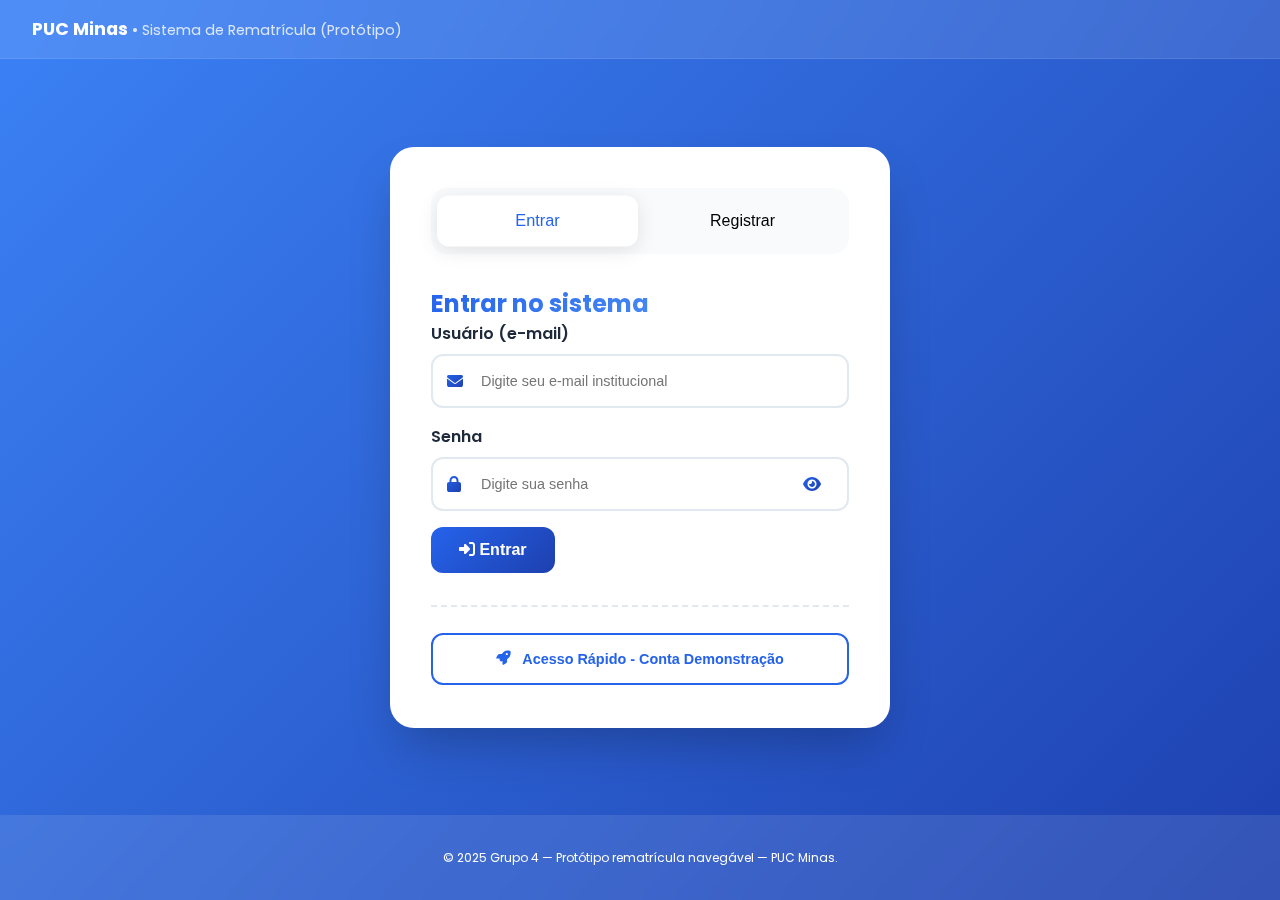
<file: index.html>
<!DOCTYPE html>
<html lang="pt-BR">
  <head>
    <meta charset="utf-8" />
    <meta name="viewport" content="width=device-width,initial-scale=1" />
    <title>Sistema de Rematrícula</title>
    <link rel="shortcut icon" href="./origem/imagens/pucMinasCanvasLogo.ico" />
    <link
      href="https://fonts.googleapis.com/css2?family=Poppins:wght@400;500;600;700&display=swap"
      rel="stylesheet"
    />
    <link
      rel="stylesheet"
      href="https://cdnjs.cloudflare.com/ajax/libs/font-awesome/6.4.0/css/all.min.css"
    />
    <link rel="stylesheet" href="./origem/estilos/estilo--principal.css" />
    <link rel="stylesheet" href="./origem/estilos/estilo--responsivo.css" />
  </head>

  <body>
    <div class="repositorio--mensagens" id="repositorioMensagens"></div>
    <div class="pagina">
      <header class="barra--superior">
        <div class="marca--sistema">
          PUC Minas
          <span class="texto--suave">• Sistema de Rematrícula (Protótipo)</span>
        </div>
      </header>
      <main class="area--central">
        <section class="cartao--container cartao--estreito cartao--abas">
          <div class="container--abas">
            <button class="aba--unica aba--ativa" data-target="painelLogin">
              Entrar</button
            ><button class="aba--unica" data-target="painelRegistro">
              Registrar
            </button>
          </div>
          <div id="painelLogin" class="painel">
            <h2 class="titulo--principal">Entrar no sistema</h2>
            <form id="formularioLogin" class="formulario">
              <label for="usuario">Usuário (e-mail)</label>
              <div class="campo--com-icone">
                <i class="fas fa-envelope"></i
                ><input
                  id="usuario"
                  name="usuario"
                  type="email"
                  placeholder="Digite seu e-mail institucional"
                  required
                />
              </div>
              <label for="senha">Senha</label>
              <div class="campo--com-icone campo--senha">
                <i class="fas fa-lock"></i
                ><input
                  id="senha"
                  name="senha"
                  type="password"
                  placeholder="Digite sua senha"
                  required
                /><button type="button" class="alternar--senha">
                  <i class="fas fa-eye"></i>
                </button>
              </div>
              <button type="submit" class="botao--principal">
                <i class="fas fa-sign-in-alt"></i> Entrar
              </button>
            </form>
            <div class="acesso--demonstracao">
              <button
                type="button"
                class="botao--principal botao--demonstracao"
                id="botaoLoginDemonstracao"
              >
                <i class="fas fa-rocket"></i> Acesso Rápido - Conta Demonstração
              </button>
            </div>
          </div>
          <div id="painelRegistro" class="painel" style="display: none">
            <h2 class="titulo--principal">Criar nova conta</h2>
            <form id="formularioRegistro" class="formulario">
              <label for="regNome">Nome Completo</label>
              <div class="campo--com-icone">
                <i class="fas fa-user"></i
                ><input
                  id="regNome"
                  type="text"
                  placeholder="Digite seu nome completo"
                  required
                />
              </div>
              <label for="regEmail">E-mail institucional</label>
              <div class="campo--com-icone">
                <i class="fas fa-envelope"></i
                ><input
                  id="regEmail"
                  type="email"
                  placeholder="Digite seu e-mail institucional"
                  required
                />
              </div>
              <label for="regSenha">Senha</label>
              <div class="campo--com-icone campo--senha">
                <i class="fas fa-lock"></i
                ><input
                  id="regSenha"
                  type="password"
                  placeholder="Digite uma nova senha"
                  required
                /><button type="button" class="alternar--senha">
                  <i class="fas fa-eye"></i>
                </button>
              </div>
              <label for="regSenha2">Confirmar senha</label>
              <div class="campo--com-icone campo--senha">
                <i class="fas fa-lock"></i
                ><input
                  id="regSenha2"
                  type="password"
                  placeholder="Digite a mesma senha novamente"
                  required
                /><button type="button" class="alternar--senha">
                  <i class="fas fa-eye"></i>
                </button>
              </div>
              <div class="checagem--termos">
                <label
                  ><input type="checkbox" id="checagemTermos" checked /><span
                    class="checagem--personalizada"
                    ><i class="fas fa-check"></i></span
                  ><span
                    >Ao se cadastrar, você concorda com os
                    <a href="./origem/paginas/termos--servicos.html"
                      >Termos de Serviço</a
                    >
                    e a
                    <a href="./origem/paginas/politica--privacidade.html"
                      >Política de Privacidade</a
                    >.</span
                  ></label
                >
              </div>
              <button type="submit" class="botao--principal" id="botaoRegistro">
                <i class="fas fa-user-plus"></i> Registrar
              </button>
            </form>
            <div class="ajuda texto--suave">
              <i class="fas fa-database"></i>Os usuários ficam salvos
              localmente.
            </div>
          </div>
        </section>
      </main>
      <footer class="rodape">
        <small
          >© 2025 Grupo 4 — Protótipo rematrícula navegável — PUC Minas.</small
        >
      </footer>
    </div>
    <script>
      function mostrarMensagem(e, t = "info") {
        const n = document.getElementById("repositorioMensagens"),
          c = document.createElement("div");
        let o = "fas fa-info-circle";
        t === "sucesso"
          ? (o = "fas fa-check-circle")
          : t === "erro"
          ? (o = "fas fa-times-circle")
          : t === "alerta"
          ? (o = "fas fa-exclamation-triangle")
          : (o = "fas fa-info-circle"),
          (c.className =
            t === "erro"
              ? "mensagem--item mensagem--erro"
              : t === "alerta"
              ? "mensagem--item mensagem--alerta"
              : "mensagem--item mensagem--sucesso"),
          (c.innerHTML = `<i class="${o}"></i><div class="conteudo--mensagem">${e}</div><button class="fechar--mensagem"><i class="fas fa-times"></i></button>`),
          n.appendChild(c);
        const i = c.querySelector(".fechar--mensagem"),
          a = () => {
            (c.style.animation = "mensagemSaida 0.4s ease forwards"),
              setTimeout(() => {
                n.contains(c) && n.removeChild(c);
              }, 400);
          };
        i.addEventListener("click", a), setTimeout(a, 5000);
      }
      function obterUsuarios() {
        try {
          return JSON.parse(
            localStorage.getItem("usuarios_rematricula") || "[]"
          );
        } catch (e) {
          return [];
        }
      }
      function definirUsuarios(e) {
        localStorage.setItem("usuarios_rematricula", JSON.stringify(e));
      }
      !(function () {
        const e = obterUsuarios(),
          t = e.some(
            (e) => e.email && e.email.toLowerCase() === "admin@pucminas.com"
          );
        t ||
          (e.push({
            name: "Administrador",
            email: "admin@pucminas.com",
            pass: "admin",
          }),
          definirUsuarios(e));
      })();
      if (localStorage.getItem("aba_ativa_registro") === "true") {
        setTimeout(() => {
          document.querySelector('[data-target="painelRegistro"]').click();
          localStorage.removeItem("aba_ativa_registro");
        }, 100);
      }
      document.querySelectorAll(".aba--unica").forEach((e) => {
        e.addEventListener("click", function () {
          document.querySelectorAll(".aba--unica").forEach((e) => {
            e.classList.remove("aba--ativa"), (e.style.transform = "scale(1)");
          }),
            this.classList.add("aba--ativa"),
            (this.style.transform = "scale(1.02)");
          const t = this.dataset.target;
          document.querySelectorAll(".painel").forEach((e) => {
            (e.style.display = e.id === t ? "block" : "none"),
              e.id === t && (e.style.animation = "fadeInUp 0.4s ease");
          });
        });
      }),
        document.querySelectorAll(".alternar--senha").forEach((e) => {
          e.addEventListener("click", function () {
            const t = this.closest(".campo--senha").querySelector("input"),
              e = this.querySelector("i");
            "password" === t.type
              ? ((t.type = "text"), (e.className = "fas fa-eye-slash"))
              : ((t.type = "password"), (e.className = "fas fa-eye"));
          });
        });
      const formularioLogin = document.getElementById("formularioLogin");
      formularioLogin.addEventListener("submit", (e) => {
        e.preventDefault();
        const t = document.getElementById("usuario").value.trim().toLowerCase(),
          n = document.getElementById("senha").value,
          c = obterUsuarios(),
          o = c.find((e) => e.email.toLowerCase() === t && e.pass === n);
        o
          ? (localStorage.setItem("usuario_logado", "true"),
            localStorage.setItem("nome_usuario", o.name || t),
            (window.location.href = "./origem/paginas/disciplinas.html"))
          : mostrarMensagem(
              "Usuário ou senha incorretos. Verifique e tente novamente.",
              "erro"
            );
      }),
        localStorage.getItem("usuario_logado") === "true" &&
          (window.location.href = "./origem/paginas/disciplinas.html");
      const formularioRegistro = document.getElementById("formularioRegistro"),
        botaoRegistro = document.getElementById("botaoRegistro"),
        checagemTermos = document.getElementById("checagemTermos"),
        botaoLoginDemonstracao = document.getElementById(
          "botaoLoginDemonstracao"
        );
      function alternarBotaoRegistro() {
        botaoRegistro.disabled = !checagemTermos.checked;
      }
      checagemTermos.addEventListener("change", function () {
        alternarBotaoRegistro(),
          this.checked ||
            mostrarMensagem(
              "Para sua segurança, precisamos que você aceite nossos Termos de Serviço e Política de Privacidade antes de continuar.",
              "alerta"
            );
      }),
        botaoLoginDemonstracao.addEventListener("click", () => {
          (document.getElementById("usuario").value = "admin@pucminas.com"),
            (document.getElementById("senha").value = "admin"),
            mostrarMensagem(
              "Conta de demonstração foi preenchida com sucesso!",
              "sucesso"
            );
        }),
        formularioRegistro.addEventListener("submit", (e) => {
          e.preventDefault();
          const t = document.getElementById("regNome").value.trim(),
            n = document.getElementById("regEmail").value.trim().toLowerCase(),
            c = document.getElementById("regSenha").value,
            o = document.getElementById("regSenha2").value;
          if (!t || !n || !c || !o)
            return mostrarMensagem("Preencha todos os campos.", "erro");
          if (c.length < 7)
            return mostrarMensagem(
              "Senha muito curta (mínimo 7 caracteres).",
              "erro"
            );
          if (c !== o)
            return mostrarMensagem("As senhas não coincidem.", "erro");
          if (!checagemTermos.checked)
            return mostrarMensagem(
              "Você deve aceitar os Termos de Serviço.",
              "erro"
            );
          const i = obterUsuarios();
          if (i.some((e) => e.email.toLowerCase() === n))
            return mostrarMensagem(
              "Já existe uma conta com esse e-mail.",
              "erro"
            );
          i.push({ name: t, email: n, pass: c }),
            definirUsuarios(i),
            mostrarMensagem(
              "Conta criada com sucesso. Você já pode entrar.",
              "sucesso"
            ),
            document.querySelector('[data-target="painelLogin"]').click(),
            (document.getElementById("usuario").value = n),
            (document.getElementById("senha").value = "");
        });
    </script>
  </body>
</html>
</file>
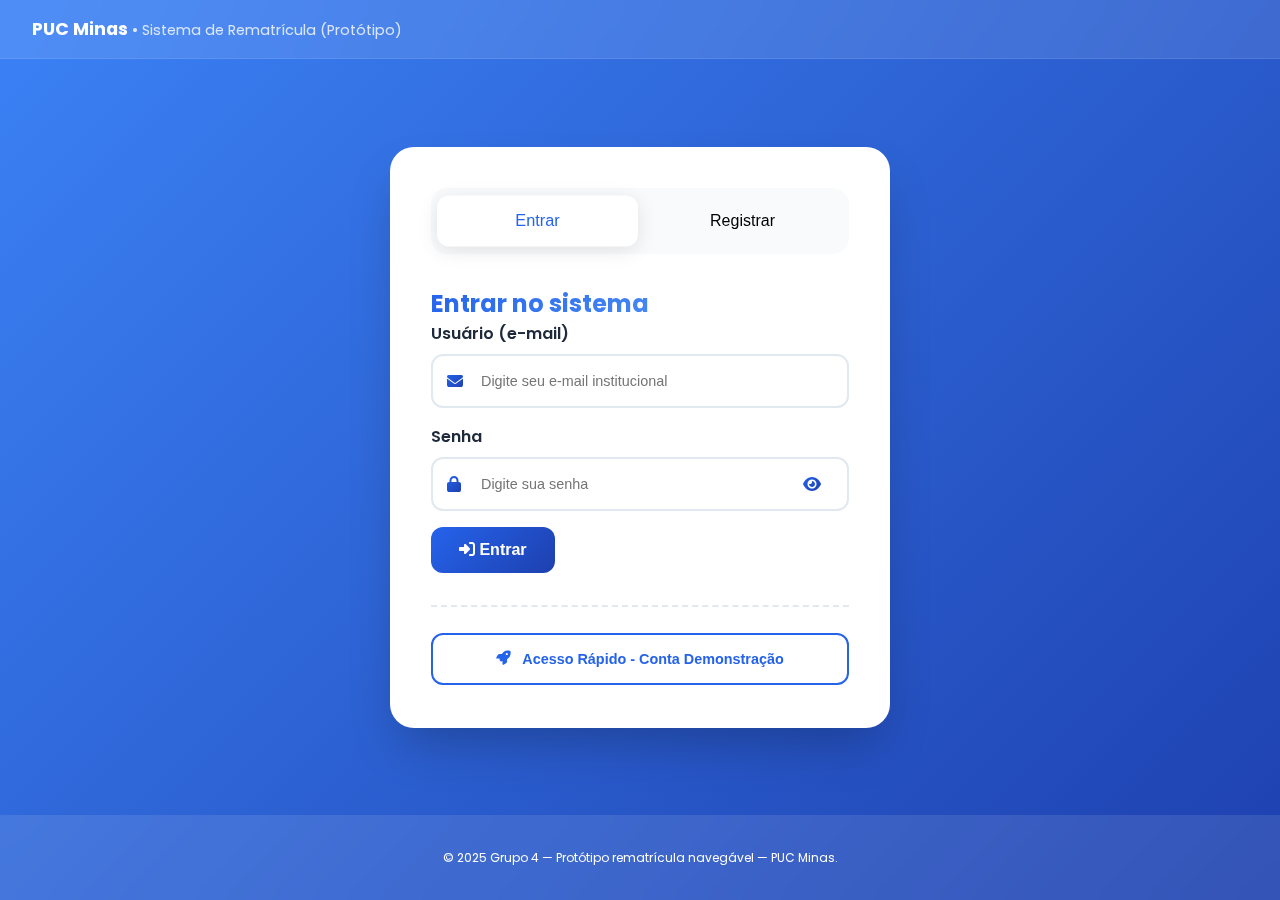
<file: confirmacao.html>
<!DOCTYPE html>
<html lang="pt-BR">
  <head>
    <meta charset="utf-8" />
    <meta name="viewport" content="width=device-width,initial-scale=1" />
    <title>Confirmação de Rematrícula</title>
    <link rel="shortcut icon" href="./assets/images/pucMinaslLogoIcon.ico" />

    <!-- INTER -->
    <link
      href="https://fonts.googleapis.com/css2?family=Inter:wght@300;400;600;700&display=swap"
      rel="stylesheet"
    />

    <link rel="stylesheet" href="./assets/css/style.css" />
  </head>
  <body>
    <div class="page">
      <header class="topbar">
        <div class="brand">
          PUC Minas <span class="muted">• Confirmação</span>
        </div>
        <nav class="topnav">
          <span id="userBadge" class="userBadge"></span>
          <a href="rematricula.html" class="navlink">Editar</a>
          <button id="logoutBtn" class="btn btn--ghost">Sair</button>
        </nav>
      </header>

      <main class="center-area">
        <section class="card card--wide confirm-card">
          <h2>Resumo da Rematrícula</h2>

          <div id="resumo">
            <!-- CARREGADO PELO JS -->
          </div>

          <div class="actions" style="margin-top: 18px">
            <button id="confirmBtn" class="btn">Confirmar Rematrícula</button>
            <a href="rematricula.html" class="btn">Voltar e Editar</a>
          </div>

          <div id="result" class="info" style="display: none"></div>
        </section>
      </main>

      <footer class="footer">
        <small>© 2025 PUC Minas — Protótipo desenvolvido pelo Grupo 4.</small>
      </footer>
    </div>

    <script>
      // REQUERER LOGIN
      if (localStorage.getItem("rematricula_logged") !== "true") {
        window.location.href = "index.html";
      }

      const userBadge = document.getElementById("userBadge");
      const currentUser = localStorage.getItem("rematricula_user") || "";
      if (currentUser) {
        userBadge.textContent = currentUser;
        userBadge.classList.add("userBadge--active");
      }

      const logoutBtn = document.getElementById("logoutBtn");
      logoutBtn.addEventListener("click", () => {
        localStorage.removeItem("rematricula_logged");
        localStorage.removeItem("rematricula_user");
        window.location.href = "index.html";
      });

      const resumoEl = document.getElementById("resumo");
      const confirmBtn = document.getElementById("confirmBtn");
      const result = document.getElementById("result");

      const selected = JSON.parse(
        localStorage.getItem("rematricula_selected") || "[]"
      );
      const turno = localStorage.getItem("rematricula_turno") || "";

      if (!selected.length || !turno) {
        resumoEl.innerHTML =
          '<p class="muted">Nenhuma seleção encontrada. <a href="rematricula.html">Voltar e selecionar</a>.</p>';
        confirmBtn.disabled = true;
      } else {
        let html =
          '<p><strong>Disciplinas selecionadas:</strong></p><ul class="disc-list">';
        selected.forEach((d) => (html += `<li>${d}</li>`));
        html += "</ul>";
        html += `<p><strong>Turno:</strong> ${turno}</p>`;
        resumoEl.innerHTML = html;
      }

      confirmBtn.addEventListener("click", () => {
        // SIMULAR CONFIRMAÇÃO
        const currentUser =
          localStorage.getItem("rematricula_user") || "usuario";
        // SALVAR NO HISTÓRICO DO USUÁRIO
        let history = JSON.parse(
          localStorage.getItem("rematricula_history") || "[]"
        );
        history.push({
          user: currentUser,
          selected,
          turno,
          date: new Date().toISOString(),
        });
        localStorage.setItem("rematricula_history", JSON.stringify(history));
        localStorage.setItem("rematricula_confirmed", "true");

        result.style.display = "block";
        result.className = "info info--ok";
        result.textContent =
          "Rematrícula confirmada com sucesso! Suas aulas começam em breve!";
        // OPCIONAL: ROLAR PARA O TOPO
        setTimeout(() => window.scrollTo({ top: 0, behavior: "smooth" }), 200);
      });
    </script>
  </body>
</html>
</file>
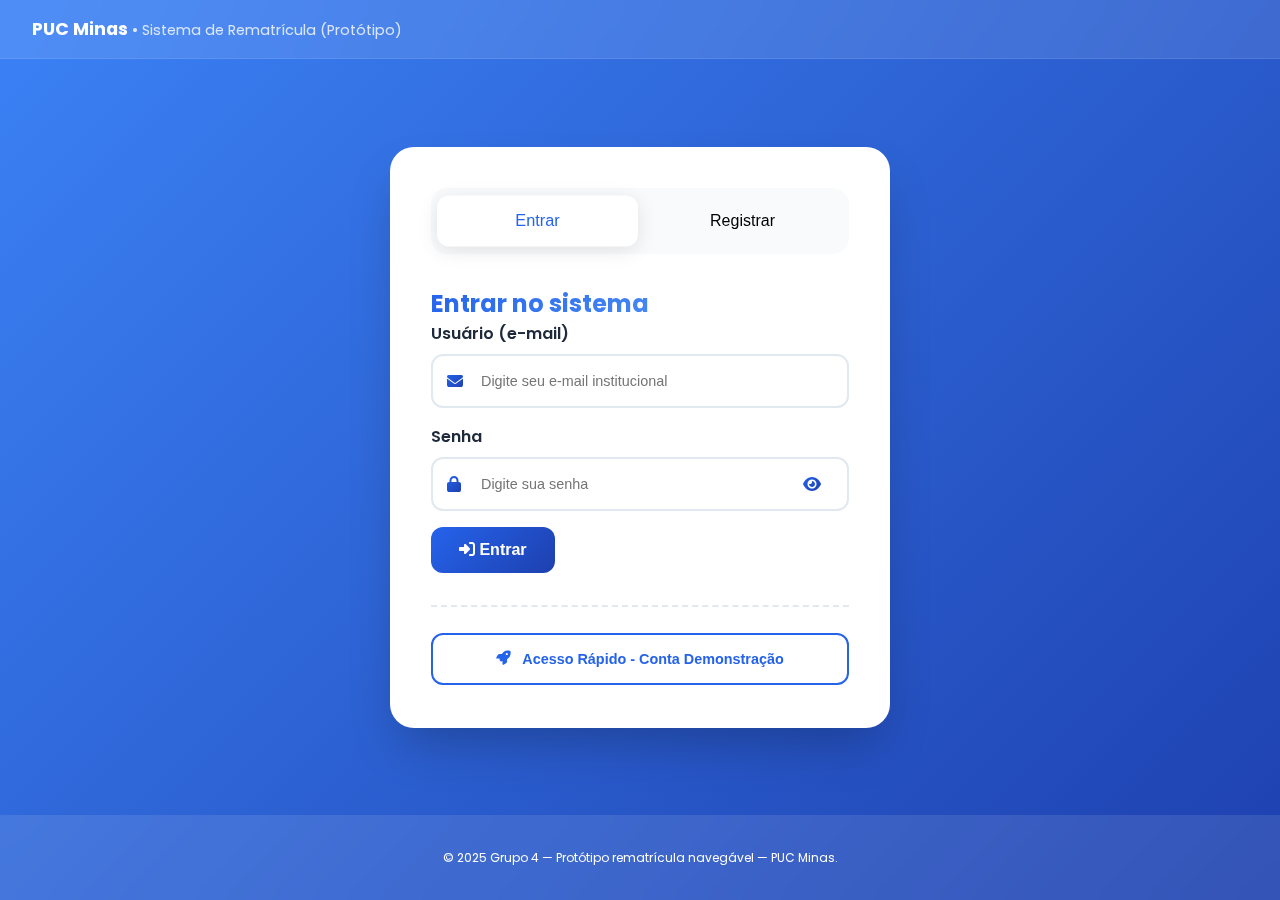
<file: rematricula.html>
<!DOCTYPE html>
<html lang="pt-BR">
  <head>
    <meta charset="utf-8" />
    <meta name="viewport" content="width=device-width,initial-scale=1" />
    <title>Rematrícula - Seleção de Disciplinas</title>
    <link rel="shortcut icon" href="./assets/images/pucMinaslLogoIcon.ico" />

    <!-- INTER -->
    <link
      href="https://fonts.googleapis.com/css2?family=Inter:wght@300;400;600;700&display=swap"
      rel="stylesheet"
    />

    <link rel="stylesheet" href="./assets/css/style.css" />
  </head>
  <body>
    <div class="page">
      <header class="topbar">
        <div class="brand">
          PUC Minas <span class="muted">• Rematrícula</span>
        </div>
        <nav class="topnav">
          <span class="userBadge" id="userBadge"></span>
          <a href="confirmacao.html" class="navlink">Confirmar</a>
          <button id="logoutBtn" class="btn btn--ghost">Sair</button>
        </nav>
      </header>

      <main class="center-area">
        <section class="card">
          <h2>Selecione suas disciplinas</h2>
          <p class="lead">
            Marque as disciplinas que deseja cursar no próximo período.
          </p>

          <form id="rematriculaForm" class="form form--stack">
            <div class="checkbox-grid">
              <label class="checkItem"
                ><input type="checkbox" value="Segurança da Informação" /><span
                  >Segurança da Informação</span
                ></label
              >
              <label class="checkItem"
                ><input type="checkbox" value="Engenharia de Software" /><span
                  >Engenharia de Software</span
                ></label
              >
              <label class="checkItem"
                ><input type="checkbox" value="Banco de Dados II" /><span
                  >Banco de Dados II</span
                ></label
              >
              <label class="checkItem"
                ><input type="checkbox" value="Redes de Computadores" /><span
                  >Redes de Computadores</span
                ></label
              >
              <label class="checkItem"
                ><input type="checkbox" value="Filosofia e Ética" /><span
                  >Filosofia e Ética</span
                ></label
              >
              <label class="checkItem"
                ><input type="checkbox" value="Lógica Computacional" /><span
                  >Lógica Computacional</span
                ></label
              >
            </div>

            <div class="field">
              <label for="turno">Escolha o turno</label>
              <select id="turno" required>
                <option value="" disabled selected>Selecione o turno</option>
                <option value="Manhã">Manhã</option>
                <option value="Tarde">Tarde</option>
                <option value="Noite">Noite</option>
              </select>
            </div>

            <div class="actions">
              <button type="button" id="salvarBtn" class="btn">
                Salvar e Avançar
              </button>
              <button type="button" id="limparBtn" class="btn">Limpar</button>
            </div>

            <div id="msg" class="info" style="display: none"></div>
          </form>
        </section>
      </main>

      <footer class="footer">
        <small>© 2025 PUC Minas — Protótipo desenvolvido pelo Grupo 4.</small>
      </footer>
    </div>

    <script>
      // REQUERER LOGIN
      if (localStorage.getItem("rematricula_logged") !== "true") {
        window.location.href = "index.html";
      }

      // MOSTRAR USUÁRIO LOGADO
      const userBadge = document.getElementById("userBadge");
      const currentUser = localStorage.getItem("rematricula_user") || "";
      if (currentUser) {
        userBadge.textContent = currentUser;
        userBadge.title = "Usuário logado";
        userBadge.classList.add("userBadge--active");
      }

      const logoutBtn = document.getElementById("logoutBtn");
      logoutBtn.addEventListener("click", () => {
        localStorage.removeItem("rematricula_logged");
        localStorage.removeItem("rematricula_user");
        window.location.href = "index.html";
      });

      // CARREGAR SELEÇÕES SALVAS
      const storedSelected = JSON.parse(
        localStorage.getItem("rematricula_selected") || "[]"
      );
      const storedTurno = localStorage.getItem("rematricula_turno") || "";

      document
        .querySelectorAll('.checkItem input[type="checkbox"]')
        .forEach((cb) => {
          if (storedSelected.includes(cb.value)) cb.checked = true;
        });

      if (storedTurno) {
        document.getElementById("turno").value = storedTurno;
      }

      const salvarBtn = document.getElementById("salvarBtn");
      const limparBtn = document.getElementById("limparBtn");
      const msg = document.getElementById("msg");

      function showMsg(text, success = true) {
        msg.style.display = "block";
        msg.textContent = text;
        msg.className = success ? "info info--ok" : "info info--err";
        setTimeout(() => (msg.style.display = "none"), 3000);
      }

      salvarBtn.addEventListener("click", () => {
        const checked = Array.from(
          document.querySelectorAll('.checkItem input[type="checkbox"]:checked')
        ).map((i) => i.value);
        const turno = document.getElementById("turno").value;

        if (checked.length === 0) {
          showMsg("Selecione ao menos uma disciplina.", false);
          return;
        }
        if (!turno) {
          showMsg("Escolha o turno antes de avançar.", false);
          return;
        }

        // SALVAR NO LOCAL STORAGE
        localStorage.setItem("rematricula_selected", JSON.stringify(checked));
        localStorage.setItem("rematricula_turno", turno);

        // CONFIRMAR AVANÇO
        window.location.href = "confirmacao.html";
      });

      limparBtn.addEventListener("click", () => {
        document
          .querySelectorAll('.checkItem input[type="checkbox"]')
          .forEach((cb) => (cb.checked = false));
        document.getElementById("turno").value = "";
        localStorage.removeItem("rematricula_selected");
        localStorage.removeItem("rematricula_turno");
        showMsg("Seleções limpas.", true);
      });
    </script>
  </body>
</html>
</file>
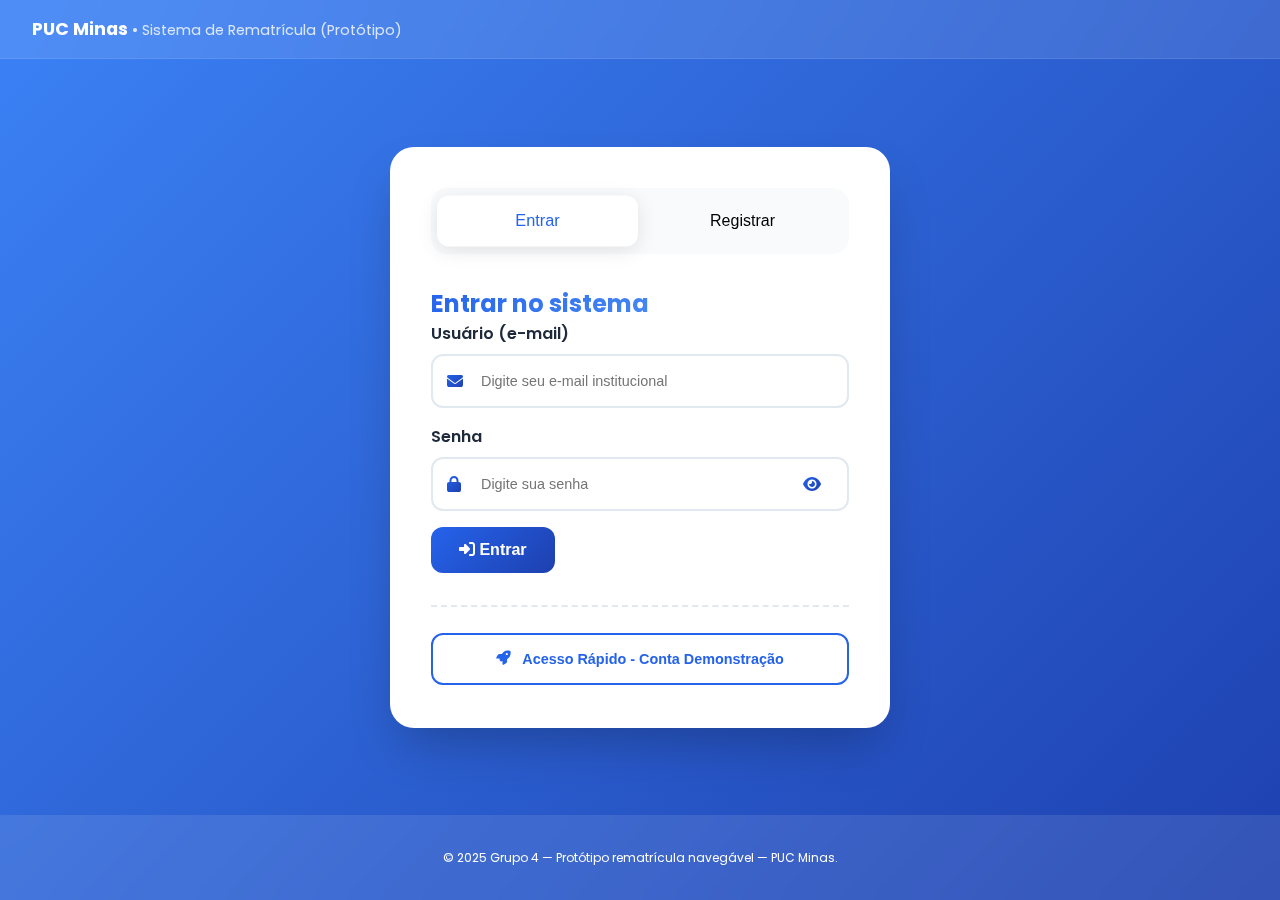
<file: origem/paginas/confirmacao.html>
<!DOCTYPE html>
<html lang="pt-BR">
  <head>
    <meta charset="utf-8" />
    <meta name="viewport" content="width=device-width,initial-scale=1" />
    <title>Confirmação de Rematrícula</title>
    <link rel="shortcut icon" href="../imagens/pucMinasCanvasLogo.ico" />
    <link
      href="https://fonts.googleapis.com/css2?family=Poppins:wght@400;500;600;700&display=swap"
      rel="stylesheet"
    />
    <link
      rel="stylesheet"
      href="https://cdnjs.cloudflare.com/ajax/libs/font-awesome/6.4.0/css/all.min.css"
    />
    <link rel="stylesheet" href="../estilos/estilo--principal.css" />
    <link rel="stylesheet" href="../estilos/estilo--responsivo.css" />
  </head>

  <body>
    <div class="repositorio--mensagens" id="repositorioMensagens"></div>
    <div class="pagina">
      <header class="barra--superior">
        <div class="marca--sistema">
          PUC Minas <span class="texto--suave">• Confirmação</span>
        </div>
        <nav class="navegacao--superior">
          <span id="perfilUsuario" class="perfil--usuario"
            ><i class="fas fa-user-circle"></i></span
          ><a href="disciplinas.html" class="link--navegacao">Editar</a
          ><button id="botaoSair" class="botao--principal">Sair</button>
        </nav>
      </header>
      <main class="area--central">
        <section class="cartao--container cartao--largo cartao--confirmacao">
          <h2 class="titulo--principal">Confirmação da Rematrícula</h2>
          <div id="resumo"></div>
          <div class="acoes--botoes" style="margin-top: 18px">
            <button id="botaoConfirmar" class="botao--principal">
              Confirmar Rematrícula</button
            ><a
              href="disciplinas.html"
              class="botao--principal botao--demonstracao"
              ><i class="fas fa-pencil-alt"></i> Editar</a
            >
          </div>
        </section>
      </main>
      <footer class="rodape">
        <small>© 2025 PUC Minas — Protótipo desenvolvido pelo Grupo 4.</small>
      </footer>
    </div>
    <script>
      function mostrarMensagem(e, t = "info") {
        const n = document.getElementById("repositorioMensagens"),
          c = document.createElement("div");
        let o = "fas fa-info-circle";
        t === "sucesso"
          ? (o = "fas fa-check-circle")
          : t === "erro"
          ? (o = "fas fa-times-circle")
          : t === "alerta"
          ? (o = "fas fa-exclamation-triangle")
          : (o = "fas fa-info-circle"),
          (c.className =
            t === "erro"
              ? "mensagem--item mensagem--erro"
              : t === "alerta"
              ? "mensagem--item mensagem--alerta"
              : "mensagem--item mensagem--sucesso"),
          (c.innerHTML = `<i class="${o}"></i><div class="conteudo--mensagem">${e}</div><button class="fechar--mensagem"><i class="fas fa-times"></i></button>`),
          n.appendChild(c);
        const i = c.querySelector(".fechar--mensagem"),
          a = () => {
            (c.style.animation = "mensagemSaida 0.4s ease forwards"),
              setTimeout(() => {
                n.contains(c) && n.removeChild(c);
              }, 400);
          };
        i.addEventListener("click", a), setTimeout(a, 1e4);
      }
      function limparDadosRematricula() {
        localStorage.removeItem("usuario_logado");
        localStorage.removeItem("nome_usuario");
        localStorage.removeItem("disciplinas_selecionadas");
        localStorage.removeItem("turno_selecionado");
        localStorage.removeItem("dados_financeiros");
        localStorage.setItem("aba_ativa_registro", "true");
        window.location.href = "../../index.html";
      }
      if (localStorage.getItem("usuario_logado") !== "true") {
        window.location.href = "../../index.html";
      }
      const perfilUsuario = document.getElementById("perfilUsuario");
      const usuarioAtual = localStorage.getItem("nome_usuario") || "";
      if (usuarioAtual) {
        (perfilUsuario.textContent = usuarioAtual),
          perfilUsuario.classList.add("perfil--usuario--ativo");
      }
      const botaoSair = document.getElementById("botaoSair");
      botaoSair.addEventListener("click", () => {
        limparDadosRematricula();
      });
      const resumoEl = document.getElementById("resumo");
      const botaoConfirmar = document.getElementById("botaoConfirmar");
      const botoesEditar = document.querySelectorAll(
        'a[href="disciplinas.html"]'
      );
      const selecionadas = JSON.parse(
        localStorage.getItem("disciplinas_selecionadas") || "[]"
      );
      const turno = localStorage.getItem("turno_selecionado") || "";
      const dadosFinanceiros = JSON.parse(
        localStorage.getItem("dados_financeiros") ||
          '{"valorMensal":0,"valorTotal":0,"desconto":0}'
      );
      if (!selecionadas.length || !turno) {
        (resumoEl.innerHTML =
          '<p class="texto--suave">Nenhuma seleção encontrada. <a href="disciplinas.html">Voltar e selecionar</a>.</p>'),
          (botaoConfirmar.disabled = true);
      } else {
        let horario = "";
        turno.includes("Manhã")
          ? (horario = "08h - 10h")
          : turno.includes("Tarde")
          ? (horario = "14h - 16h")
          : turno.includes("Noite")
          ? (horario = "20h - 22h")
          : (horario = "Flexível (EAD)");
        let informacaoModalidade = "";
        turno.includes("EAD")
          ? (informacaoModalidade =
              '<p><strong><i class="fas fa-laptop icone--destaque"></i> Plataforma:</strong> Canvas PUC Minas</p><p><strong><i class="fas fa-clock icone--destaque"></i> Acesso:</strong> 24 horas por dia</p><p><strong><i class="fas fa-video icone--destaque"></i> Aulas:</strong> Gravadas e ao vivo</p>')
          : (informacaoModalidade =
              '<p><strong><i class="fas fa-building icone--destaque"></i> Local:</strong> Campus PUC Minas</p><p><strong><i class="fas fa-clock icone--destaque"></i> Horário:</strong> ' +
              horario +
              '</p><p><strong><i class="fas fa-calendar icone--destaque"></i> Dias:</strong> Segunda, Quarta e Sexta</p>');
        const valorOriginal = selecionadas.length * 250;
        let html =
          '<div class="grade--opcoes"><div class="cartao--opcao"><h3><i class="fas fa-book-open icone--destaque"></i> Disciplinas Selecionadas</h3><ul class="lista--discos">';
        selecionadas.forEach(
          (d) =>
            (html += `<li><i class="fas fa-book icone--lista"></i>${d}</li>`)
        ),
          (html += `</ul><div class="estatisticas--resumo"><p><i class="fas fa-chart-bar icone--destaque"></i><strong> Total de Disciplinas:</strong> ${selecionadas.length}</p><p><i class="fas fa-clock icone--destaque"></i><strong> Carga Horária Semanal:</strong> 8h</p></div></div><div class="cartao--opcao"><h3><i class="fas fa-clock icone--destaque"></i> Modalidade e Horários</h3>${informacaoModalidade}<div class="caracteristicas--resumo"><p><i class="fas fa-star icone--destaque"></i><strong> Benefícios Incluídos:</strong></p><ul><li><i class="fas fa-wifi icone--lista"></i> Acesso à Biblioteca Virtual</li><li><i class="fas fa-laptop icone--lista"></i> Laboratórios de Informática</li><li><i class="fas fa-chalkboard-teacher icone--lista"></i> Suporte dos Professores</li><li><i class="fas fa-graduation-cap icone--lista"></i> Certificado PUC Minas</li><li><i class="fas fa-award icone--lista"></i> Reconhecimento MEC</li><li><i class="fas fa-handshake icone--lista"></i> Parcerias com +200 empresas</li><li><i class="fas fa-briefcase icone--lista"></i> Programa de Estágios</li><li><i class="fas fa-globe-americas icone--lista"></i> Intercâmbio Internacional</li></ul></div></div><div class="cartao--opcao cartao--opcao--completo"><h3><i class="fas fa-calculator icone--destaque"></i> Informações Financeiras</h3><div class="principal--financeiro">`);
        dadosFinanceiros.desconto > 0
          ? (html += `<div class="valor--financeiro desconto-aplicado"><div class="valor--original">R$ ${valorOriginal.toLocaleString(
              "pt-BR",
              { minimumFractionDigits: 2, maximumFractionDigits: 2 }
            )}</div><div class="valor--final">R$ ${dadosFinanceiros.valorMensal.toLocaleString(
              "pt-BR",
              { minimumFractionDigits: 2, maximumFractionDigits: 2 }
            )}</div><div class="rotulo--valor">Mensalidade com Desconto</div></div>`)
          : (html += `<div class="valor--financeiro"><div class="valor--final unico">R$ ${dadosFinanceiros.valorMensal.toLocaleString(
              "pt-BR",
              { minimumFractionDigits: 2, maximumFractionDigits: 2 }
            )}</div><div class="rotulo--valor">Mensalidade</div></div>`),
          (html += `</div><div class="cartoes--pagamento" style="grid-template-columns:repeat(2,1fr)"><div class="cartao--pagamento cartao--pagamento--azul"><div class="icone--pagamento"><i class="fas fa-mobile-alt"></i></div><div class="informacao--pagamento"><div class="titulo--pagamento">PIX</div><div class="descricao--pagamento">Pagamento instantâneo</div></div></div><div class="cartao--pagamento cartao--pagamento--azul"><div class="icone--pagamento"><i class="fas fa-credit-card"></i></div><div class="informacao--pagamento"><div class="titulo--pagamento">Cartão de Crédito</div><div class="descricao--pagamento">Até 12x sem juros</div></div></div><div class="cartao--pagamento cartao--pagamento--azul"><div class="icone--pagamento"><i class="fas fa-barcode"></i></div><div class="informacao--pagamento"><div class="titulo--pagamento">Boleto Bancário</div><div class="descricao--pagamento">Pagamento em até 3 dias</div></div></div><div class="cartao--pagamento cartao--pagamento--azul"><div class="icone--pagamento"><i class="fas fa-graduation-cap"></i></div><div class="informacao--pagamento"><div class="titulo--pagamento">Bolsa de Estudos</div><div class="descricao--pagamento">Programas de incentivo</div></div></div></div><div class="opcoes--financiamento"><h4><i class="fas fa-university icone--destaque"></i> Opções de Financiamento</h4><div class="cartoes--financiamento" style="grid-template-columns:repeat(2,1fr)"><div class="cartao--financiamento"><div class="icone--financiamento"><i class="fas fa-graduation-cap"></i></div><div class="informacao--financiamento"><div class="titulo--financiamento">FIES</div><div class="descricao--financiamento">Financiamento Estudantil do Governo</div><div class="detalhes--financiamento">Juros baixos | Prazo longo</div></div></div><div class="cartao--financiamento"><div class="icone--financiamento"><i class="fas fa-medal"></i></div><div class="informacao--financiamento"><div class="titulo--financiamento">ProUni</div><div class="descricao--financiamento">Programa Universidade para Todos</div><div class="detalhes--financiamento">Bolsa parcial/integral | Baseado na renda</div></div></div><div class="cartao--financiamento" style="grid-column:1/-1"><div class="icone--financiamento"><i class="fas fa-hand-holding-usd"></i></div><div class="informacao--financiamento"><div class="titulo--financiamento">Crédito Educativo</div><div class="descricao--financiamento">Parcerias com bancos</div><div class="detalhes--financiamento">Santander | Itaú | Bradesco</div></div></div></div></div><div class="informacao--prazo"><i class="fas fa-hourglass-half"></i><span>Pagamento da primeira parcela em até <strong>10 dias úteis</strong></span></div></div></div>`),
          (resumoEl.innerHTML = html);
      }
      botaoConfirmar.addEventListener("click", () => {
        const usuarioAtual = localStorage.getItem("nome_usuario") || "usuario";
        let historico = JSON.parse(
          localStorage.getItem("historico_rematricula") || "[]"
        );
        historico.push({
          user: usuarioAtual,
          selecionadas,
          turno,
          date: new Date().toISOString(),
        }),
          localStorage.setItem(
            "historico_rematricula",
            JSON.stringify(historico)
          ),
          localStorage.setItem("rematricula_confirmada", "true"),
          (botaoConfirmar.disabled = true),
          (botaoConfirmar.textContent = "Rematrícula Confirmada"),
          botoesEditar.forEach((e) => {
            (e.style.opacity = "0.5"),
              (e.style.pointerEvents = "none"),
              (e.style.cursor = "not-allowed"),
              (e.innerHTML =
                '<i class="fas fa-pencil-alt"></i> Edição Bloqueada');
          }),
          mostrarMensagem(
            "<p><strong>Rematrícula Confirmada com Sucesso!</strong></p><p>Sua rematrícula foi processada e suas aulas começam em breve.</p><br><p>Você receberá um e-mail com todos os detalhes.</p><br><p>Bem-vindo(a) de volta à PUC Minas!</p>",
            "sucesso"
          );
      });
    </script>
  </body>
</html>
</file>
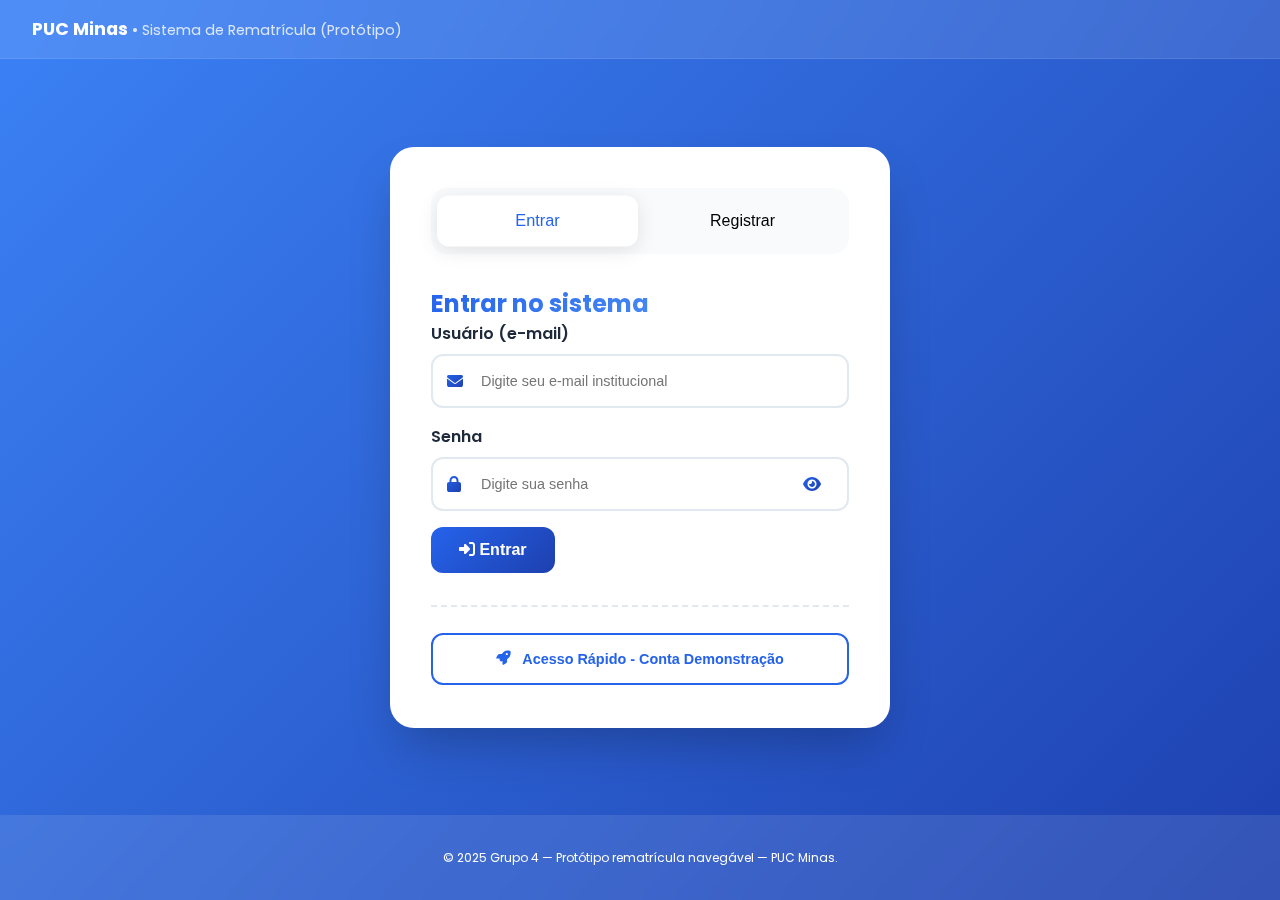
<file: origem/paginas/disciplinas.html>
<!DOCTYPE html>
<html lang="pt-BR">
  <head>
    <meta charset="utf-8" />
    <meta name="viewport" content="width=device-width,initial-scale=1" />
    <title>Rematrícula - Seleção de Disciplinas</title>
    <link rel="shortcut icon" href="../imagens/pucMinasCanvasLogo.ico" />
    <link
      href="https://fonts.googleapis.com/css2?family=Poppins:wght@400;500;600;700&display=swap"
      rel="stylesheet"
    />
    <link
      rel="stylesheet"
      href="https://cdnjs.cloudflare.com/ajax/libs/font-awesome/6.4.0/css/all.min.css"
    />
    <link rel="stylesheet" href="../estilos/estilo--principal.css" />
    <link rel="stylesheet" href="../estilos/estilo--responsivo.css" />
  </head>

  <body>
    <div class="repositorio--mensagens" id="repositorioMensagens"></div>
    <div class="pagina">
      <header class="barra--superior">
        <div class="marca--sistema">
          PUC Minas <span class="texto--suave">• Rematrícula</span>
        </div>
        <nav class="navegacao--superior">
          <span class="perfil--usuario" id="perfilUsuario"></span
          ><a href="confirmacao.html" class="link--navegacao">Confirmar</a
          ><button id="botaoSair" class="botao--principal">Sair</button>
        </nav>
      </header>
      <main class="area--central">
        <section class="cartao--container">
          <h2 class="titulo--principal">Selecione suas disciplinas</h2>
          <p class="texto--destaque">
            Marque as disciplinas que deseja cursar no próximo período.
          </p>
          <form id="formularioRematricula" class="formulario formulario--pilha">
            <div class="grade--checagem-disciplinas">
              <label class="checagem--disciplinas"
                ><input type="checkbox" value="Segurança da Informação" /><span
                  class="checagem--personalizada"
                  ><i class="fas fa-check"></i></span
                ><span>Segurança da Informação</span></label
              ><label class="checagem--disciplinas"
                ><input type="checkbox" value="Engenharia de Software" /><span
                  class="checagem--personalizada"
                  ><i class="fas fa-check"></i></span
                ><span>Engenharia de Software</span></label
              ><label class="checagem--disciplinas"
                ><input type="checkbox" value="Banco de Dados II" /><span
                  class="checagem--personalizada"
                  ><i class="fas fa-check"></i></span
                ><span>Banco de Dados II</span></label
              ><label class="checagem--disciplinas"
                ><input type="checkbox" value="Redes de Computadores" /><span
                  class="checagem--personalizada"
                  ><i class="fas fa-check"></i></span
                ><span>Redes de Computadores</span></label
              ><label class="checagem--disciplinas"
                ><input type="checkbox" value="Filosofia e Ética" /><span
                  class="checagem--personalizada"
                  ><i class="fas fa-check"></i></span
                ><span>Filosofia e Ética</span></label
              ><label class="checagem--disciplinas"
                ><input type="checkbox" value="Lógica Computacional" /><span
                  class="checagem--personalizada"
                  ><i class="fas fa-check"></i></span
                ><span>Lógica Computacional</span></label
              ><label class="checagem--disciplinas"
                ><input
                  type="checkbox"
                  value="Desenvolvimento Web Avançado"
                /><span class="checagem--personalizada"
                  ><i class="fas fa-check"></i></span
                ><span>Desenvolvimento Web Avançado</span></label
              ><label class="checagem--disciplinas"
                ><input type="checkbox" value="Gestão de Projetos de TI" /><span
                  class="checagem--personalizada"
                  ><i class="fas fa-check"></i></span
                ><span>Gestão de Projetos de TI</span></label
              >
            </div>
            <div class="campo--formulario">
              <label for="turno">Escolha a modalidade</label>
              <div class="escolhas--selecao">
                <select id="turno" class="selecao--campo" required>
                  <option value="" disabled selected>
                    Selecione a modalidade
                  </option>
                  <option value="EAD">EAD - Ensino a Distância</option>
                  <option value="Presencial Manhã">
                    Presencial Manhã - 08h - 10h
                  </option>
                  <option value="Presencial Tarde">
                    Presencial Tarde - 14h - 16h
                  </option>
                  <option value="Presencial Noite">
                    Presencial Noite - 20h - 22h
                  </option>
                </select>
              </div>
            </div>
            <div class="simulador--financeiro">
              <h3><i class="fas fa-calculator"></i> Simulação Financeira</h3>
              <div class="cartoes--financeiros">
                <div class="cartao--financeiro" id="cartaoDisciplinas">
                  <div class="rotulo">Disciplinas Selecionadas</div>
                  <div class="valor" id="contadorDisciplinas">0</div>
                  <div class="rotulo">unidades</div>
                </div>
                <div class="cartao--financeiro" id="cartaoMensal">
                  <div class="rotulo">Parcela Mensal</div>
                  <div class="valor" id="valorMensal">R$ 0,00</div>
                  <div class="rotulo">por mês</div>
                </div>
                <div class="cartao--financeiro" id="cartaoPeriodo">
                  <div class="rotulo">Período do Curso</div>
                  <div class="valor">30</div>
                  <div class="rotulo">meses</div>
                </div>
              </div>
              <div id="repositorioDesconto"></div>
              <div class="resumo--financeiro">
                <div class="rotulo--total">Investimento Total</div>
                <div class="valor--total" id="valorTotal">R$ 0,00</div>
                <div class="periodo">Para todo o período do curso</div>
              </div>
            </div>
            <div class="acoes--botoes">
              <button type="button" id="botaoSalvar" class="botao--principal">
                Salvar e Avançar</button
              ><button
                type="button"
                id="botaoLimpar"
                class="botao--principal botao--demonstracao"
              >
                Limpar
              </button>
            </div>
          </form>
        </section>
      </main>
      <footer class="rodape">
        <small
          >© 2025 Grupo 4 — Protótipo rematrícula navegável — PUC Minas.</small
        >
      </footer>
    </div>
    <script>
      function mostrarMensagem(e, t = "info") {
        const n = document.getElementById("repositorioMensagens"),
          c = document.createElement("div");
        let o = "fas fa-info-circle";
        t === "sucesso"
          ? (o = "fas fa-check-circle")
          : t === "erro"
          ? (o = "fas fa-times-circle")
          : t === "alerta"
          ? (o = "fas fa-exclamation-triangle")
          : (o = "fas fa-info-circle"),
          (c.className =
            t === "erro"
              ? "mensagem--item mensagem--erro"
              : t === "alerta"
              ? "mensagem--item mensagem--alerta"
              : "mensagem--item mensagem--sucesso"),
          (c.innerHTML = `<i class="${o}"></i><div class="conteudo--mensagem">${e}</div><button class="fechar--mensagem"><i class="fas fa-times"></i></button>`),
          n.appendChild(c);
        const i = c.querySelector(".fechar--mensagem"),
          a = () => {
            (c.style.animation = "mensagemSaida 0.4s ease forwards"),
              setTimeout(() => {
                n.contains(c) && n.removeChild(c);
              }, 400);
          };
        i.addEventListener("click", a), setTimeout(a, 1e4);
      }
      function verificarPrazoRematricula() {
        const e = new Date("2025-12-01"),
          t = new Date();
        return t > e;
      }
      function limparDadosRematricula() {
        localStorage.removeItem("usuario_logado");
        localStorage.removeItem("nome_usuario");
        localStorage.removeItem("disciplinas_selecionadas");
        localStorage.removeItem("turno_selecionado");
        localStorage.removeItem("dados_financeiros");
        localStorage.setItem("aba_ativa_registro", "true");
        window.location.href = "../../index.html";
      }
      if (localStorage.getItem("usuario_logado") !== "true") {
        window.location.href = "../../index.html";
      }
      const perfilUsuario = document.getElementById("perfilUsuario");
      const usuarioAtual = localStorage.getItem("nome_usuario") || "";
      if (usuarioAtual) {
        (perfilUsuario.textContent = usuarioAtual),
          perfilUsuario.classList.add("perfil--usuario--ativo");
      }
      const botaoSair = document.getElementById("botaoSair");
      botaoSair.addEventListener("click", () => {
        limparDadosRematricula();
      });
      const selecionadasSalvas = JSON.parse(
        localStorage.getItem("disciplinas_selecionadas") || "[]"
      );
      const turnoSalvo = localStorage.getItem("turno_selecionado") || "";
      document
        .querySelectorAll('.checagem--disciplinas input[type="checkbox"]')
        .forEach((e) => {
          selecionadasSalvas.includes(e.value) &&
            ((e.checked = !0),
            e.closest(".checagem--disciplinas").classList.add("selecionada"));
        });
      turnoSalvo && (document.getElementById("turno").value = turnoSalvo);
      const botaoSalvar = document.getElementById("botaoSalvar"),
        botaoLimpar = document.getElementById("botaoLimpar"),
        contadorDisciplinas = document.getElementById("contadorDisciplinas"),
        valorMensal = document.getElementById("valorMensal"),
        valorTotal = document.getElementById("valorTotal"),
        cartaoDisciplinas = document.getElementById("cartaoDisciplinas"),
        cartaoMensal = document.getElementById("cartaoMensal"),
        cartaoPeriodo = document.getElementById("cartaoPeriodo"),
        repositorioDesconto = document.getElementById("repositorioDesconto");
      function calcularDesconto(e) {
        let t = 0;
        return (
          e >= 8 ? (t = 150) : e >= 7 ? (t = 100) : e >= 6 ? (t = 50) : (t = 0),
          t
        );
      }
      function atualizarFinanceiro() {
        const e = document.querySelectorAll(
          '.checagem--disciplinas input[type="checkbox"]:checked'
        ).length;
        contadorDisciplinas.textContent = e;
        let t = 250 * e,
          n = calcularDesconto(e),
          c = t - n,
          o = c * 30;
        (valorMensal.innerHTML =
          n > 0
            ? `<span class="preco--original">R$ ${t.toLocaleString("pt-BR", {
                minimumFractionDigits: 2,
                maximumFractionDigits: 2,
              })}</span> R$ ${c.toLocaleString("pt-BR", {
                minimumFractionDigits: 2,
                maximumFractionDigits: 2,
              })}`
            : `R$ ${t.toLocaleString("pt-BR", {
                minimumFractionDigits: 2,
                maximumFractionDigits: 2,
              })}`),
          (valorTotal.innerHTML =
            n > 0
              ? `<span class="preco--original">R$ ${(t * 30).toLocaleString(
                  "pt-BR",
                  { minimumFractionDigits: 2, maximumFractionDigits: 2 }
                )}</span> R$ ${o.toLocaleString("pt-BR", {
                  minimumFractionDigits: 2,
                  maximumFractionDigits: 2,
                })}`
              : `R$ ${o.toLocaleString("pt-BR", {
                  minimumFractionDigits: 2,
                  maximumFractionDigits: 2,
                })}`),
          n > 0
            ? ((repositorioDesconto.innerHTML = `<div class="informacao--desconto"><div class="texto--desconto">🎉 Parabéns! Você ganhou um desconto especial</div><div class="valor--desconto">R$ ${n.toLocaleString(
                "pt-BR",
                { minimumFractionDigits: 2, maximumFractionDigits: 2 }
              )} de desconto mensal</div><div class="texto--desconto">Economia total de R$ ${(
                n * 30
              ).toLocaleString("pt-BR", {
                minimumFractionDigits: 2,
                maximumFractionDigits: 2,
              })} no curso</div></div>`),
              (cartaoMensal.innerHTML = `<div class="rotulo">Parcela Mensal <span class="selo--desconto">-R$ ${n}</span></div><div class="valor" id="valorMensalAnimado">${valorMensal.innerHTML}</div><div class="rotulo">por mês</div>`))
            : ((repositorioDesconto.innerHTML = ""),
              (cartaoMensal.innerHTML = `<div class="rotulo">Parcela Mensal</div><div class="valor" id="valorMensalAnimado">${valorMensal.innerHTML}</div><div class="rotulo">por mês</div>`)),
          e > 0
            ? (cartaoDisciplinas.classList.add("ativo"),
              cartaoMensal.classList.add("ativo"),
              cartaoPeriodo.classList.add("ativo"),
              (contadorDisciplinas.style.animation = "bounce 0.6s ease"),
              (document.getElementById("valorMensalAnimado").style.animation =
                "bounce 0.6s ease 0.1s"),
              (valorTotal.style.animation = "bounce 0.6s ease 0.2s"),
              setTimeout(() => {
                (contadorDisciplinas.style.animation = ""),
                  (document.getElementById(
                    "valorMensalAnimado"
                  ).style.animation = ""),
                  (valorTotal.style.animation = "");
              }, 600))
            : (cartaoDisciplinas.classList.remove("ativo"),
              cartaoMensal.classList.remove("ativo"),
              cartaoPeriodo.classList.remove("ativo"));
      }
      document
        .querySelectorAll('.checagem--disciplinas input[type="checkbox"]')
        .forEach((e) => {
          e.addEventListener("change", function () {
            this.checked
              ? this.closest(".checagem--disciplinas").classList.add(
                  "selecionada"
                )
              : this.closest(".checagem--disciplinas").classList.remove(
                  "selecionada"
                ),
              atualizarFinanceiro();
          });
        }),
        atualizarFinanceiro();
      botaoSalvar.addEventListener("click", () => {
        const e = Array.from(
            document.querySelectorAll(
              '.checagem--disciplinas input[type="checkbox"]:checked'
            )
          ).map((e) => e.value),
          t = document.getElementById("turno").value;
        if (e.length < 3)
          return (
            mostrarMensagem(
              "<p><strong>Seleção Insuficiente</strong></p><p>Selecione pelo menos 3 disciplinas para continuar.</p>",
              "erro"
            ),
            !1
          );
        if (!t)
          return (
            mostrarMensagem(
              "<p><strong>Modalidade Não Selecionada</strong></p><p>Escolha a modalidade antes de avançar.</p>",
              "erro"
            ),
            !1
          );
        if (verificarPrazoRematricula())
          return (window.location.href = "prazo--expirado.html"), !1;
        const n = 250 * e.length,
          c = calcularDesconto(e.length),
          o = n - c,
          i = o * 30;
        localStorage.setItem("disciplinas_selecionadas", JSON.stringify(e)),
          localStorage.setItem("turno_selecionado", t),
          localStorage.setItem(
            "dados_financeiros",
            JSON.stringify({
              quantidadeDisciplinas: e.length,
              valorMensal: o,
              valorTotal: i,
              desconto: c,
            })
          ),
          (window.location.href = "confirmacao.html");
      });
      botaoLimpar.addEventListener("click", () => {
        document
          .querySelectorAll('.checagem--disciplinas input[type="checkbox"]')
          .forEach((e) => {
            (e.checked = !1),
              e
                .closest(".checagem--disciplinas")
                .classList.remove("selecionada");
          }),
          (document.getElementById("turno").value = ""),
          localStorage.removeItem("disciplinas_selecionadas"),
          localStorage.removeItem("turno_selecionado"),
          localStorage.removeItem("dados_financeiros"),
          atualizarFinanceiro(),
          mostrarMensagem(
            "<p><strong>Limpeza Concluída</strong></p><p>Todas as seleções foram removidas.</p>",
            "sucesso"
          );
      });
    </script>
  </body>
</html>
</file>
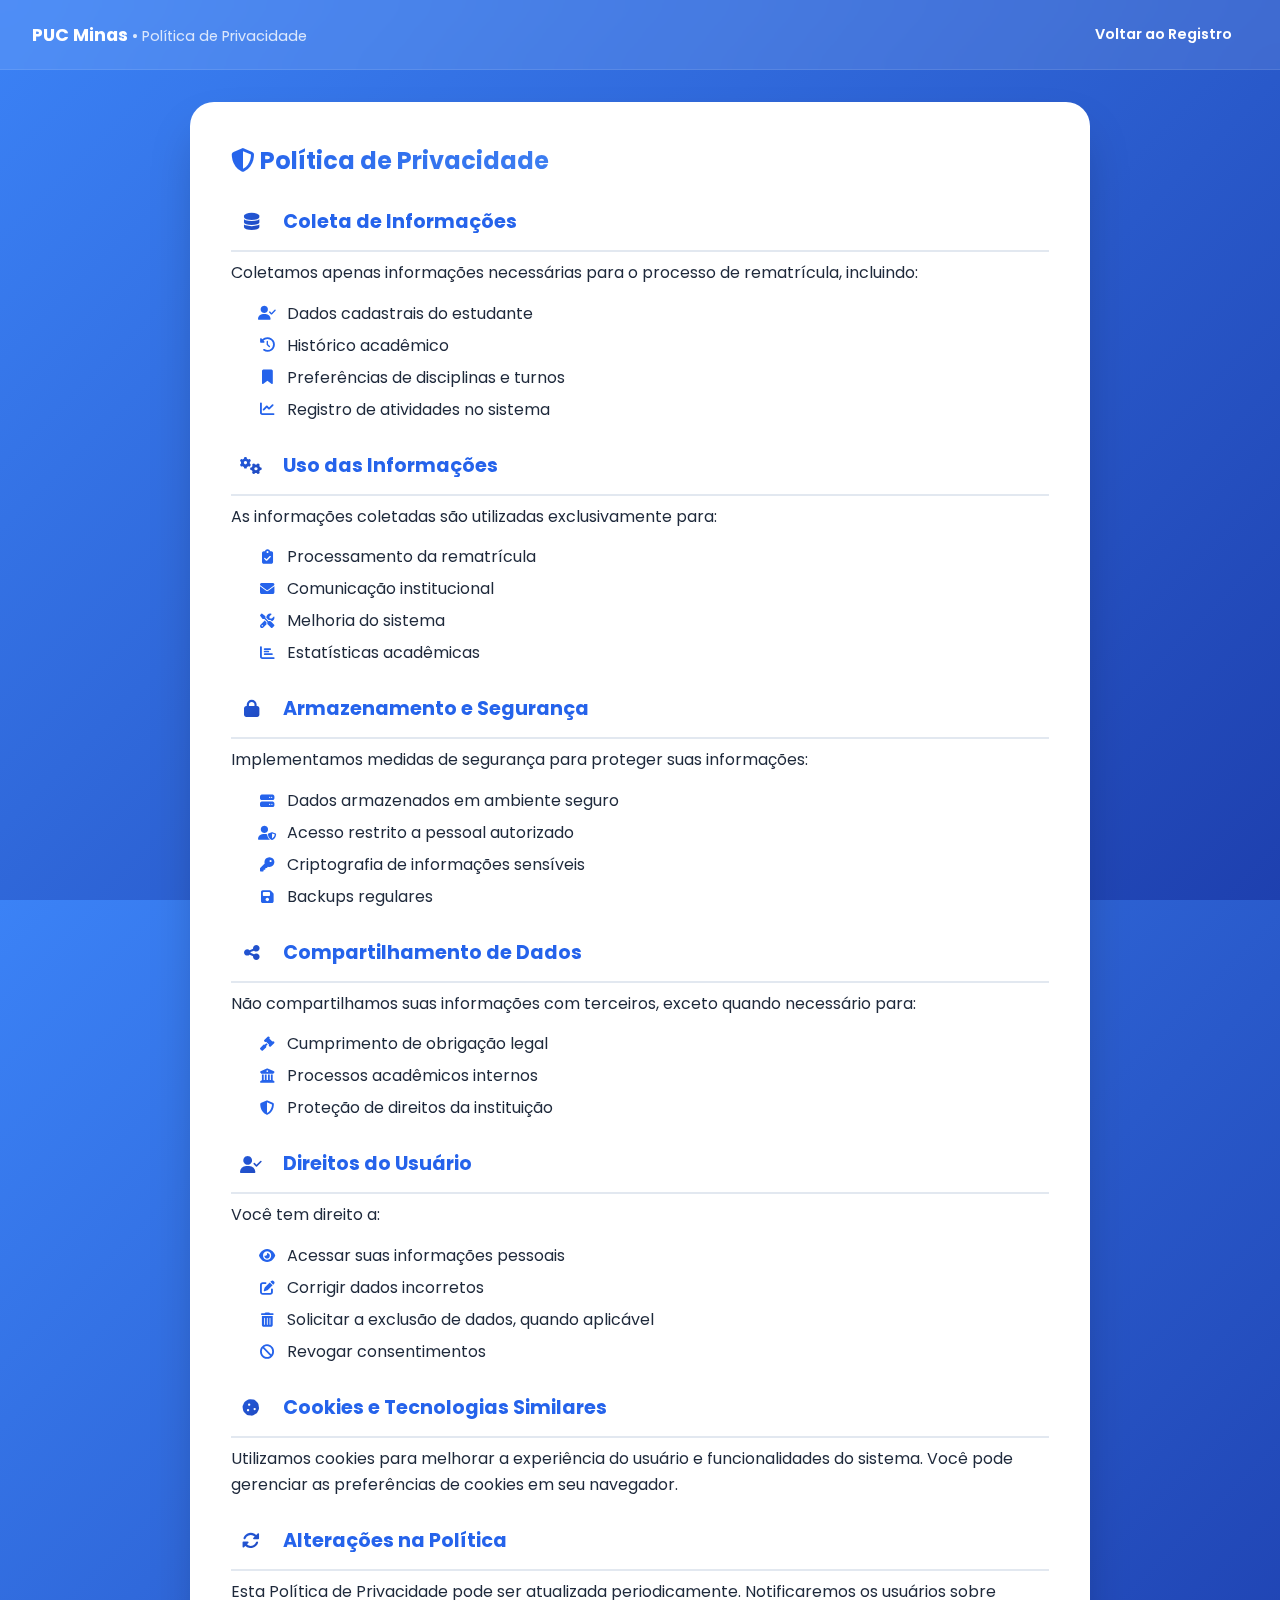
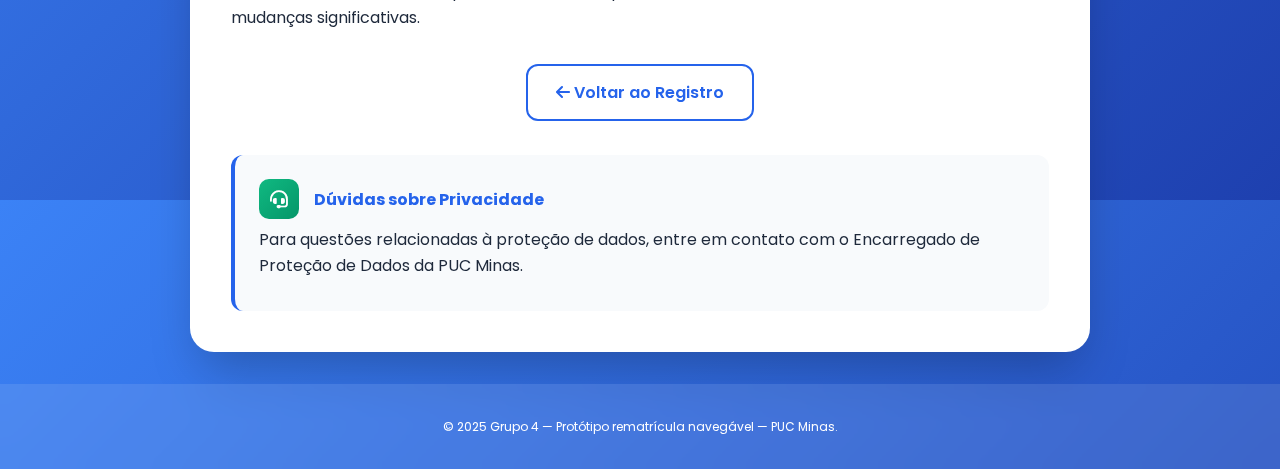
<file: origem/paginas/politica--privacidade.html>
<!DOCTYPE html>
<html lang="pt-BR">
  <head>
    <meta charset="utf-8" />
    <meta name="viewport" content="width=device-width,initial-scale=1" />
    <title>Política de Privacidade - PUC Minas</title>
    <link rel="shortcut icon" href="../imagens/pucMinasCanvasLogo.ico" />
    <link
      href="https://fonts.googleapis.com/css2?family=Poppins:wght@400;500;600;700&display=swap"
      rel="stylesheet"
    />
    <link
      rel="stylesheet"
      href="https://cdnjs.cloudflare.com/ajax/libs/font-awesome/6.4.0/css/all.min.css"
    />
    <link rel="stylesheet" href="../estilos/estilo--principal.css" />
    <link rel="stylesheet" href="../estilos/estilo--responsivo.css" />
  </head>

  <body>
    <div class="pagina">
      <header class="barra--superior">
        <div class="marca--sistema">
          PUC Minas <span class="texto--suave">• Política de Privacidade</span>
        </div>
        <nav class="navegacao--superior">
          <a
            href="../../index.html"
            class="link--navegacao"
            id="linkVoltarHeader"
            >Voltar ao Registro</a
          >
        </nav>
      </header>
      <main class="area--central">
        <section class="cartao--container cartao--largo cartao--termos">
          <h2 class="titulo--principal">
            <i class="fas fa-shield-alt icone--titulo"></i> Política de
            Privacidade
          </h2>
          <div class="conteudo--termos">
            <div class="secao--termo">
              <h3>
                <i class="fas fa-database icone--secao"></i> Coleta de
                Informações
              </h3>
              <p>
                Coletamos apenas informações necessárias para o processo de
                rematrícula, incluindo:
              </p>
              <ul class="lista--sem-marcadores">
                <li>
                  <i class="fas fa-user-check icone--lista"></i>Dados cadastrais
                  do estudante
                </li>
                <li>
                  <i class="fas fa-history icone--lista"></i>Histórico acadêmico
                </li>
                <li>
                  <i class="fas fa-bookmark icone--lista"></i>Preferências de
                  disciplinas e turnos
                </li>
                <li>
                  <i class="fas fa-chart-line icone--lista"></i>Registro de
                  atividades no sistema
                </li>
              </ul>
            </div>
            <div class="secao--termo">
              <h3>
                <i class="fas fa-cogs icone--secao"></i> Uso das Informações
              </h3>
              <p>
                As informações coletadas são utilizadas exclusivamente para:
              </p>
              <ul class="lista--sem-marcadores">
                <li>
                  <i class="fas fa-clipboard-check icone--lista"></i
                  >Processamento da rematrícula
                </li>
                <li>
                  <i class="fas fa-envelope icone--lista"></i>Comunicação
                  institucional
                </li>
                <li>
                  <i class="fas fa-tools icone--lista"></i>Melhoria do sistema
                </li>
                <li>
                  <i class="fas fa-chart-bar icone--lista"></i>Estatísticas
                  acadêmicas
                </li>
              </ul>
            </div>
            <div class="secao--termo">
              <h3>
                <i class="fas fa-lock icone--secao"></i> Armazenamento e
                Segurança
              </h3>
              <p>
                Implementamos medidas de segurança para proteger suas
                informações:
              </p>
              <ul class="lista--sem-marcadores">
                <li>
                  <i class="fas fa-server icone--lista"></i>Dados armazenados em
                  ambiente seguro
                </li>
                <li>
                  <i class="fas fa-user-shield icone--lista"></i>Acesso restrito
                  a pessoal autorizado
                </li>
                <li>
                  <i class="fas fa-key icone--lista"></i>Criptografia de
                  informações sensíveis
                </li>
                <li>
                  <i class="fas fa-save icone--lista"></i>Backups regulares
                </li>
              </ul>
            </div>
            <div class="secao--termo">
              <h3>
                <i class="fas fa-share-alt icone--secao"></i> Compartilhamento
                de Dados
              </h3>
              <p>
                Não compartilhamos suas informações com terceiros, exceto quando
                necessário para:
              </p>
              <ul class="lista--sem-marcadores">
                <li>
                  <i class="fas fa-gavel icone--lista"></i>Cumprimento de
                  obrigação legal
                </li>
                <li>
                  <i class="fas fa-university icone--lista"></i>Processos
                  acadêmicos internos
                </li>
                <li>
                  <i class="fas fa-shield-alt icone--lista"></i>Proteção de
                  direitos da instituição
                </li>
              </ul>
            </div>
            <div class="secao--termo">
              <h3>
                <i class="fas fa-user-check icone--secao"></i> Direitos do
                Usuário
              </h3>
              <p>Você tem direito a:</p>
              <ul class="lista--sem-marcadores">
                <li>
                  <i class="fas fa-eye icone--lista"></i>Acessar suas
                  informações pessoais
                </li>
                <li>
                  <i class="fas fa-edit icone--lista"></i>Corrigir dados
                  incorretos
                </li>
                <li>
                  <i class="fas fa-trash-alt icone--lista"></i>Solicitar a
                  exclusão de dados, quando aplicável
                </li>
                <li>
                  <i class="fas fa-ban icone--lista"></i>Revogar consentimentos
                </li>
              </ul>
            </div>
            <div class="secao--termo">
              <h3>
                <i class="fas fa-cookie icone--secao"></i> Cookies e Tecnologias
                Similares
              </h3>
              <p>
                Utilizamos cookies para melhorar a experiência do usuário e
                funcionalidades do sistema. Você pode gerenciar as preferências
                de cookies em seu navegador.
              </p>
            </div>
            <div class="secao--termo">
              <h3>
                <i class="fas fa-sync-alt icone--secao"></i> Alterações na
                Política
              </h3>
              <p>
                Esta Política de Privacidade pode ser atualizada periodicamente.
                Notificaremos os usuários sobre mudanças significativas.
              </p>
            </div>
            <div class="acoes--botoes acoes--centrais">
              <a
                href="../../index.html"
                class="botao--principal botao--demonstracao"
                id="botaoVoltarPrincipal"
                ><i class="fas fa-arrow-left"></i> Voltar ao Registro</a
              >
            </div>
            <div class="informacao--contato informacao--destaque">
              <h4>
                <i class="fas fa-headset icone--secao"></i> Dúvidas sobre
                Privacidade
              </h4>
              <p>
                Para questões relacionadas à proteção de dados, entre em contato
                com o Encarregado de Proteção de Dados da PUC Minas.
              </p>
            </div>
          </div>
        </section>
      </main>
      <footer class="rodape">
        <small
          >© 2025 Grupo 4 — Protótipo rematrícula navegável — PUC Minas.</small
        >
      </footer>
    </div>
    <script>
      document
        .getElementById("linkVoltarHeader")
        .addEventListener("click", function (e) {
          localStorage.setItem("aba_ativa_registro", "true");
        });
      document
        .getElementById("botaoVoltarPrincipal")
        .addEventListener("click", function (e) {
          localStorage.setItem("aba_ativa_registro", "true");
        });
      if (
        localStorage.getItem("aba_ativa_registro") === "true" &&
        !document.referrer.includes("termos--privacidade")
      ) {
        localStorage.removeItem("aba_ativa_registro");
      }
    </script>
  </body>
</html>
</file>
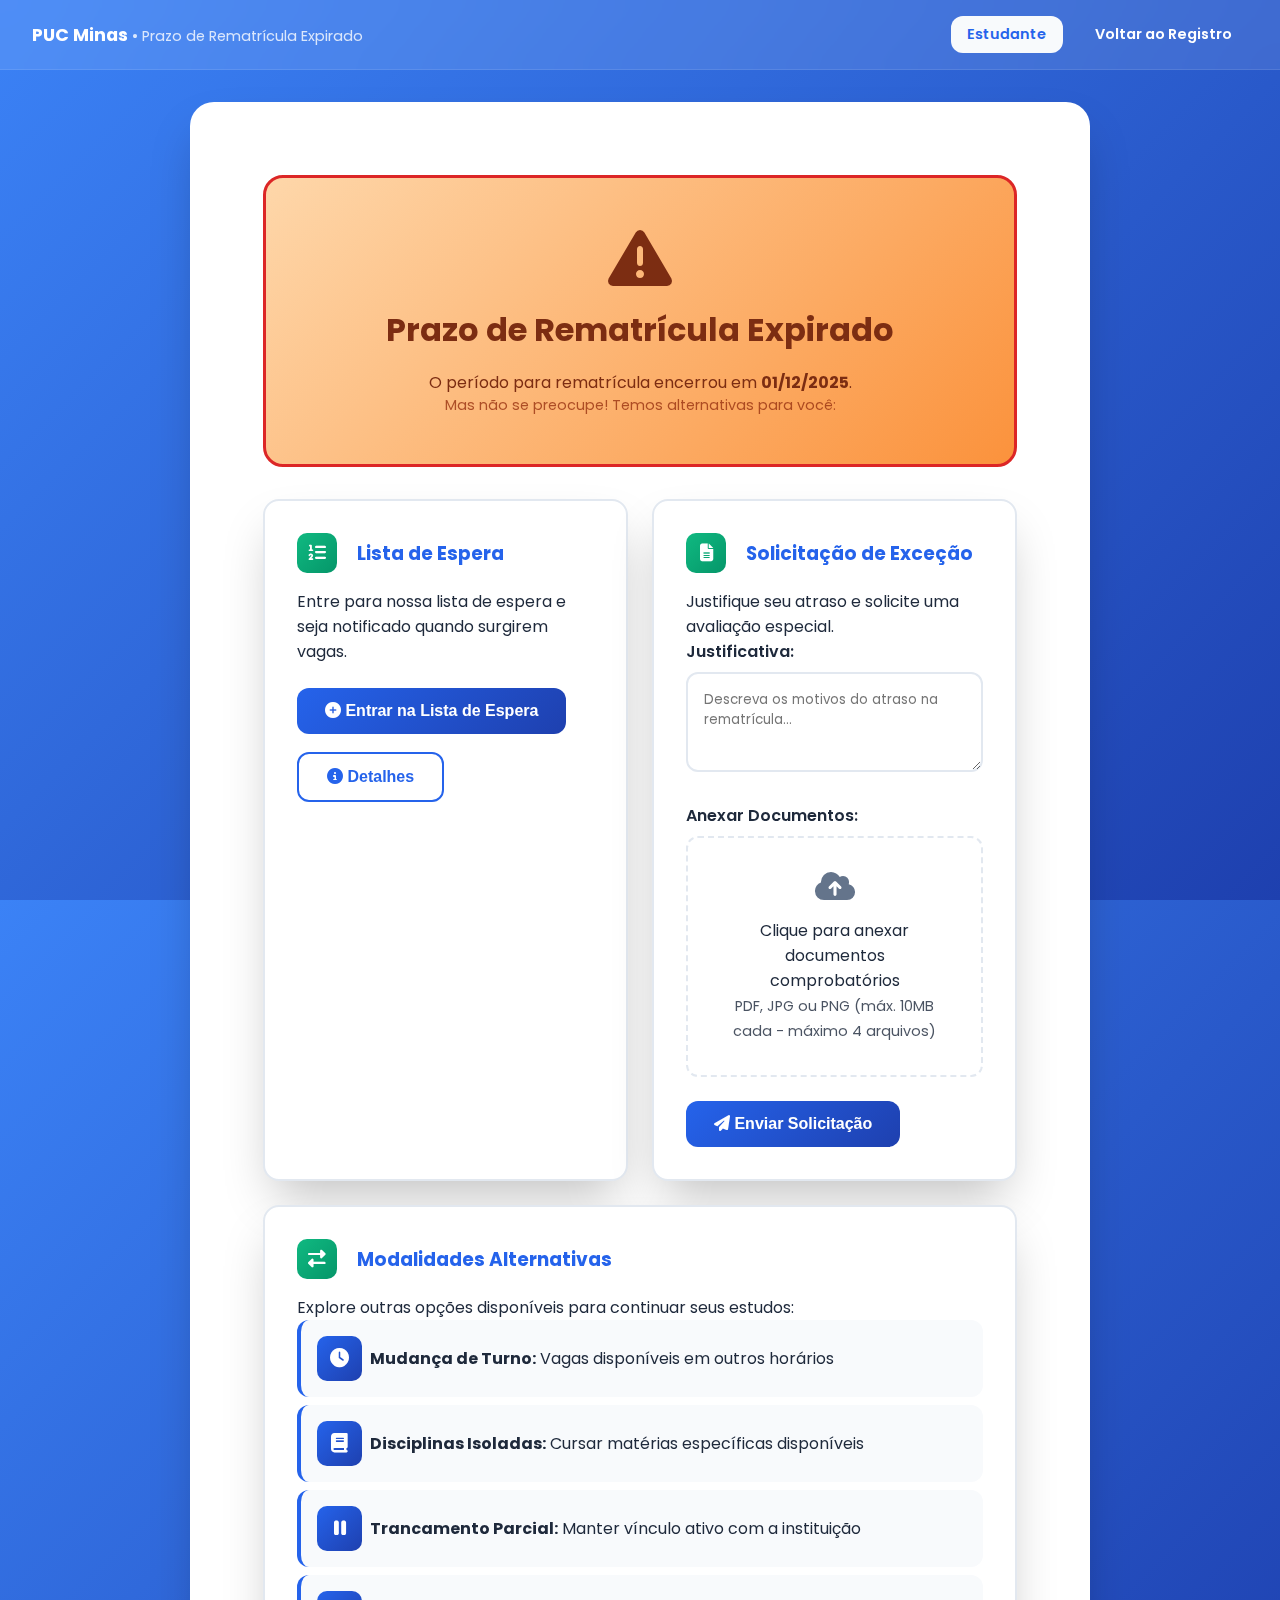
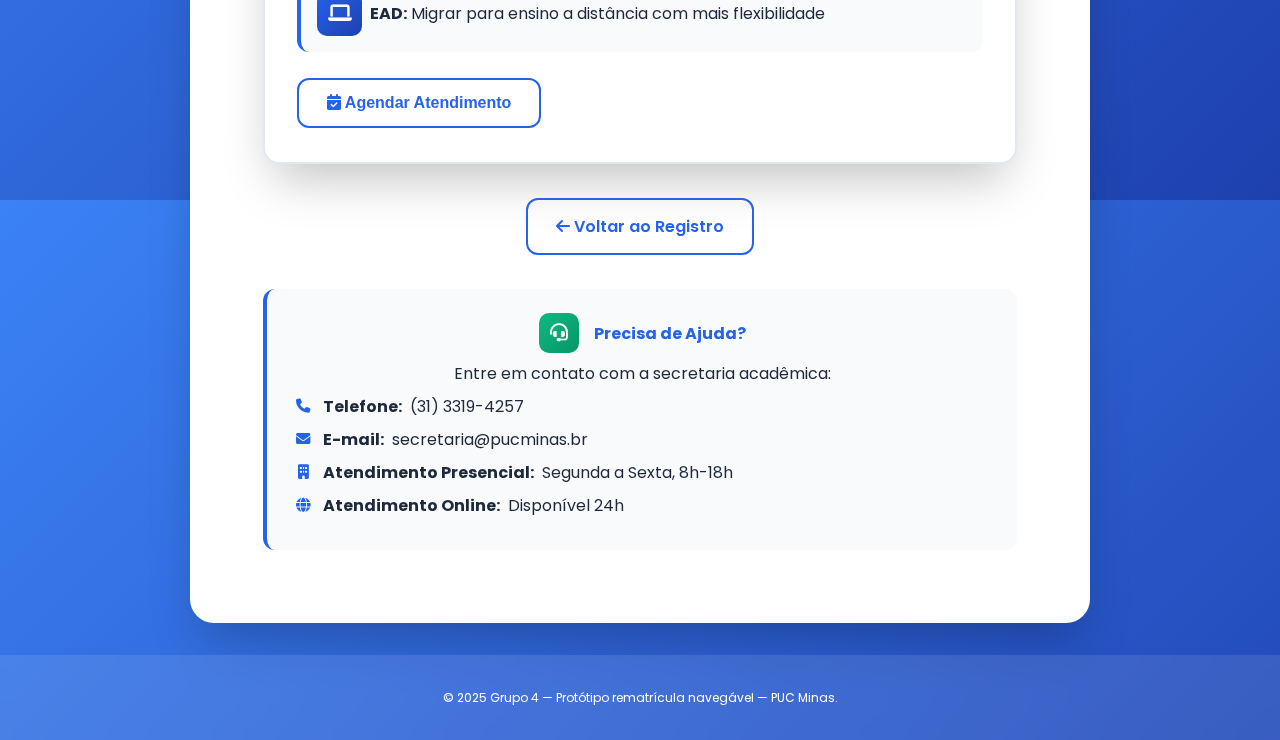
<file: origem/paginas/prazo--expirado.html>
<!DOCTYPE html>
<html lang="pt-BR">
  <head>
    <meta charset="utf-8" />
    <meta name="viewport" content="width=device-width,initial-scale=1" />
    <title>Rematrícula Fora do Prazo - PUC Minas</title>
    <link rel="shortcut icon" href="../imagens/pucMinasCanvasLogo.ico" />
    <link
      href="https://fonts.googleapis.com/css2?family=Poppins:wght@400;500;600;700&display=swap"
      rel="stylesheet"
    />
    <link
      rel="stylesheet"
      href="https://cdnjs.cloudflare.com/ajax/libs/font-awesome/6.4.0/css/all.min.css"
    />
    <link rel="stylesheet" href="../estilos/estilo--principal.css" />
    <link rel="stylesheet" href="../estilos/estilo--responsivo.css" />
  </head>
  <body>
    <div class="repositorio--mensagens" id="repositorioMensagens"></div>
    <div class="pagina">
      <header class="barra--superior">
        <div class="marca--sistema">
          PUC Minas
          <span class="texto--suave">• Prazo de Rematrícula Expirado</span>
        </div>
        <nav class="navegacao--superior">
          <span
            class="perfil--usuario perfil--usuario--ativo"
            id="perfilUsuario"
          ></span
          ><a
            href="../../index.html"
            class="link--navegacao"
            id="linkVoltarRematricula"
            >Voltar ao Registro</a
          >
        </nav>
      </header>
      <main class="area--central">
        <section class="cartao--container cartao--largo">
          <div class="repositorio--status">
            <div class="alerta--status">
              <i class="fa fa-exclamation-triangle"></i>
              <h1>Prazo de Rematrícula Expirado</h1>
              <p>
                O período para rematrícula encerrou em
                <strong>01/12/2025</strong>.
              </p>
              <p class="texto--suave">
                Mas não se preocupe! Temos alternativas para você:
              </p>
            </div>
            <div class="grade--opcoes">
              <div class="cartao--opcao">
                <h3>
                  <i class="fa fa-list-ol icone--secao"></i> Lista de Espera
                </h3>
                <p>
                  Entre para nossa lista de espera e seja notificado quando
                  surgirem vagas.
                </p>
                <div
                  class="lista--espera"
                  id="listaEspera"
                  style="display: none"
                >
                  <p>
                    <strong>Sua posição atual:</strong> 15ª
                    <span class="selo--prioridade">Prioridade: Normal</span>
                  </p>
                  <p class="texto--suave">Estimativa: 1-2 semanas</p>
                </div>
                <div class="grupo--botoes">
                  <button
                    class="botao--principal"
                    onclick="entrarListaEspera()"
                  >
                    <i class="fa fa-plus-circle"></i> Entrar na Lista de Espera</button
                  ><button
                    class="botao--principal botao--demonstracao"
                    onclick="verDetalhesEspera()"
                  >
                    <i class="fa fa-info-circle"></i> Detalhes
                  </button>
                </div>
              </div>
              <div class="cartao--opcao">
                <h3>
                  <i class="fa fa-file-alt icone--secao"></i> Solicitação de
                  Exceção
                </h3>
                <p>Justifique seu atraso e solicite uma avaliação especial.</p>
                <form id="formularioSolicitacao">
                  <div class="grupo--formulario">
                    <label for="justificativa">Justificativa:</label
                    ><textarea
                      id="justificativa"
                      placeholder="Descreva os motivos do atraso na rematrícula..."
                      required
                    ></textarea>
                  </div>
                  <div class="grupo--formulario">
                    <label for="documentos">Anexar Documentos:</label>
                    <div class="area--enviar-arquivo">
                      <div
                        class="enviar--arquivo"
                        onclick="document.getElementById('entradaArquivo').click()"
                      >
                        <i class="fa fa-cloud-upload-alt"></i>
                        <p>Clique para anexar documentos comprobatórios</p>
                        <small class="texto--suave"
                          >PDF, JPG ou PNG (máx. 10MB cada - máximo 4
                          arquivos)</small
                        >
                      </div>
                      <input
                        type="file"
                        id="entradaArquivo"
                        style="display: none"
                        multiple
                        accept=".pdf,.jpg,.png,.jpeg"
                        data-tamanho-maximo="10"
                        data-arquivos-maximo="4"
                      />
                      <div
                        class="arquivos--enviados"
                        id="arquivosEnviados"
                      ></div>
                    </div>
                  </div>
                  <button type="submit" class="botao--principal">
                    <i class="fa fa-paper-plane"></i> Enviar Solicitação
                  </button>
                </form>
              </div>
              <div class="cartao--opcao cartao--opcao--completo">
                <h3>
                  <i class="fa fa-exchange-alt icone--secao"></i> Modalidades
                  Alternativas
                </h3>
                <p>
                  Explore outras opções disponíveis para continuar seus estudos:
                </p>
                <ul class="lista--sem-marcadores lista--modalidades">
                  <li>
                    <i class="fa fa-clock icone--modalidade"></i>
                    <div>
                      <strong>Mudança de Turno:</strong> Vagas disponíveis em
                      outros horários
                    </div>
                  </li>
                  <li>
                    <i class="fa fa-book icone--modalidade"></i>
                    <div>
                      <strong>Disciplinas Isoladas:</strong> Cursar matérias
                      específicas disponíveis
                    </div>
                  </li>
                  <li>
                    <i class="fa fa-pause icone--modalidade"></i>
                    <div>
                      <strong>Trancamento Parcial:</strong> Manter vínculo ativo
                      com a instituição
                    </div>
                  </li>
                  <li>
                    <i class="fa fa-laptop icone--modalidade"></i>
                    <div>
                      <strong>EAD:</strong> Migrar para ensino a distância com
                      mais flexibilidade
                    </div>
                  </li>
                </ul>
                <div class="grupo--botoes">
                  <button
                    class="botao--principal botao--demonstracao"
                    onclick="agendarAtendimento()"
                  >
                    <i class="fa fa-calendar-check"></i> Agendar Atendimento
                  </button>
                </div>
              </div>
            </div>
            <div
              class="acoes--botoes"
              style="margin-top: 2rem; justify-content: center"
            >
              <a
                href="../../index.html"
                class="botao--principal botao--demonstracao"
                id="botaoVoltarPrincipal"
                ><i class="fa fa-arrow-left"></i> Voltar ao Registro</a
              >
            </div>
            <div class="informacao--contato">
              <h4>
                <i class="fa fa-headset icone--secao"></i> Precisa de Ajuda?
              </h4>
              <p>Entre em contato com a secretaria acadêmica:</p>
              <ul class="lista--sem-marcadores">
                <li>
                  <i class="fa fa-phone icone--lista"></i
                  ><strong>Telefone:</strong> (31) 3319-4257
                </li>
                <li>
                  <i class="fa fa-envelope icone--lista"></i
                  ><strong>E-mail:</strong> secretaria@pucminas.br
                </li>
                <li>
                  <i class="fa fa-building icone--lista"></i
                  ><strong>Atendimento Presencial:</strong> Segunda a Sexta,
                  8h-18h
                </li>
                <li>
                  <i class="fa fa-globe icone--lista"></i
                  ><strong>Atendimento Online:</strong> Disponível 24h
                </li>
              </ul>
            </div>
          </div>
        </section>
      </main>
      <footer class="rodape">
        <small
          >© 2025 Grupo 4 — Protótipo rematrícula navegável — PUC Minas.</small
        >
      </footer>
    </div>
    <script>
      function mostrarMensagem(e, t = "info") {
        const n = document.getElementById("repositorioMensagens"),
          c = document.createElement("div");
        let o = "fas fa-info-circle";
        t === "sucesso"
          ? (o = "fas fa-check-circle")
          : t === "erro"
          ? (o = "fas fa-times-circle")
          : t === "alerta"
          ? (o = "fas fa-exclamation-triangle")
          : (o = "fas fa-info-circle"),
          (c.className =
            t === "erro"
              ? "mensagem--item mensagem--erro"
              : t === "alerta"
              ? "mensagem--item mensagem--alerta"
              : "mensagem--item mensagem--sucesso"),
          (c.innerHTML = `<i class="${o}"></i><div class="conteudo--mensagem">${e}</div><button class="fechar--mensagem"><i class="fas fa-times"></i></button>`),
          n.appendChild(c);
        const i = c.querySelector(".fechar--mensagem"),
          a = () => {
            (c.style.animation = "mensagemSaida 0.4s ease forwards"),
              setTimeout(() => {
                n.contains(c) && n.removeChild(c);
              }, 400);
          };
        i.addEventListener("click", a), setTimeout(a, 1e4);
      }
      function limparDadosRematricula() {
        localStorage.removeItem("usuario_logado");
        localStorage.removeItem("nome_usuario");
        localStorage.removeItem("disciplinas_selecionadas");
        localStorage.removeItem("turno_selecionado");
        localStorage.removeItem("dados_financeiros");
        localStorage.setItem("aba_ativa_registro", "true");
        window.location.href = "../../index.html";
      }
      const usuarioAtual = localStorage.getItem("nome_usuario") || "Estudante";
      document.getElementById("perfilUsuario").textContent = usuarioAtual;
      let arquivosEnviados = [];
      function atualizarExibicaoArquivos() {
        const e = document.getElementById("arquivosEnviados");
        (e.innerHTML = ""),
          arquivosEnviados.forEach((t, n) => {
            const c = document.createElement("div");
            (c.className = "arquivo--enviado"),
              (c.innerHTML = `<div class="informacao--arquivo"><i class="fa fa-file"></i><div class="detalhes--arquivo"><div class="nome--arquivo">${
                t.name
              }</div><div class="tamanho--arquivo">${
                t.size > 1048576
                  ? (t.size / 1048576).toFixed(1) + " MB"
                  : (t.size / 1024).toFixed(1) + " KB"
              }</div></div></div><button type="button" class="remover--arquivo" onclick="removerArquivo(${n})"><i class="fa fa-times"></i></button>`),
              e.appendChild(c);
          });
      }
      function removerArquivo(e) {
        arquivosEnviados.splice(e, 1), atualizarExibicaoArquivos();
      }
      document
        .getElementById("entradaArquivo")
        .addEventListener("change", function (e) {
          const t = e.target.files;
          if (arquivosEnviados.length + t.length > 4)
            return (
              mostrarMensagem(
                "<p><strong>Limite de Arquivos Excedido</strong></p><p>Você pode enviar no máximo 4 documentos.</p><br><p>Arquivos atuais: " +
                  arquivosEnviados.length +
                  "</p><p>Novos arquivos: " +
                  t.length +
                  "</p><br><p>Remova alguns arquivos antes de adicionar mais.</p>",
                "erro"
              ),
              !1
            );
          for (let n = 0; n < t.length; n++) {
            const c = t[n];
            if (c.size > 10485760)
              return (
                mostrarMensagem(
                  "<p><strong>Arquivo Muito Grande</strong></p><p>O arquivo " +
                    c.name +
                    " excede o limite de 10MB.</p><br><p>Tamanho do arquivo: " +
                    (c.size / 1048576).toFixed(1) +
                    " MB</p><br><p>Por favor, selecione um arquivo menor.</p>",
                  "erro"
                ),
                !1
              );
            if (
              arquivosEnviados.some(
                (e) =>
                  e.name === c.name &&
                  e.size === c.size &&
                  e.lastModified === c.lastModified
              )
            )
              return (
                mostrarMensagem(
                  "<p><strong>Arquivo Já Adicionado</strong></p><p>O arquivo " +
                    c.name +
                    " já foi selecionado anteriormente.</p><br><p>Verifique a lista de documentos anexados.</p><br><p>Se necessário, remova o arquivo existente antes de adicionar novamente.</p>",
                  "erro"
                ),
                !1
              );
            arquivosEnviados.push(c);
          }
          atualizarExibicaoArquivos(),
            mostrarMensagem(
              "<p><strong>Arquivos Adicionados com Sucesso</strong></p><p>Quantidade: " +
                t.length +
                " arquivo(s) anexado(s)</p><br><p>Total de arquivos: " +
                arquivosEnviados.length +
                "/4</p><br><p>Continue preenchendo o formulário e clique em Enviar Solicitação</p>",
              "sucesso"
            );
        });
      function entrarListaEspera() {
        (document.getElementById("listaEspera").style.display = "block"),
          mostrarMensagem(
            "<p><strong>Adicionado à Lista de Espera</strong></p><p>Posição atual: 15ª na fila</p><br><p>Estimativa de espera: 1-2 semanas</p><br><p>Aviso importante: Enviaremos notificação por e-mail quando houver vaga disponível.</p><br><p>Mantenha seu cadastro atualizado para receber as comunicações.</p>",
            "sucesso"
          );
      }
      function verDetalhesEspera() {
        mostrarMensagem(
          "<p><strong>Detalhes da Lista de Espera</strong></p><p>Sistema de Prioridade: Baseado no histórico acadêmico e tempo de curso</p><br><p>Notificação: Envio automático por e-mail quando surgirem vagas</p><br><p>Alocação de Vagas: Distribuição por ordem de chegada na lista</p><br><p>Validade: Renovação automática a cada semestre</p><br><p>Monitoramento: Você pode acompanhar sua posição pelo sistema</p>",
          "info"
        );
      }
      document
        .getElementById("formularioSolicitacao")
        .addEventListener("submit", function (e) {
          e.preventDefault();
          const t = document.getElementById("justificativa").value;
          if (t.length < 20)
            return (
              mostrarMensagem(
                "<p><strong>Justificativa Insuficiente</strong></p><p>Atenção: Forneça uma justificativa mais detalhada.</p><br><p>Requisito mínimo: 20 caracteres necessários</p><br><p>Dica: Inclua datas, motivos específicos e qualquer documentação relevante.</p>",
                "erro"
              ),
              !1
            );
          mostrarMensagem(
            "<p><strong>Solicitação Enviada com Sucesso</strong></p><p>Prazo de análise: Nossa equipe analisará seu pedido em até 48 horas</p><br><p>Comunicação: Você receberá uma resposta por e-mail</p><br><p>Acompanhamento: Mantenha-se atento à sua caixa de entrada</p><br><p>Documentação: Esteja preparado para fornecer informações adicionais se necessário</p>",
            "sucesso"
          ),
            this.reset(),
            (arquivosEnviados = []),
            atualizarExibicaoArquivos();
        });
      function agendarAtendimento() {
        mostrarMensagem(
          "<p><strong>Agendamento de Atendimento</strong></p><p>Horários disponíveis para esta semana:</p><br><p>Segunda-feira: 14h às 16h</p><p>Quarta-feira: 10h às 12h</p><p>Sexta-feira: 16h às 18h</p><br><p>Contato para agendamento:</p><p>Telefone: (31) 3319-4257</p><br><p>Informações necessárias: Nome completo, matrícula e motivo do atendimento</p>",
          "info"
        );
      }
      document
        .getElementById("linkVoltarRematricula")
        .addEventListener("click", function (e) {
          e.preventDefault();
          limparDadosRematricula();
        });
      document
        .getElementById("botaoVoltarPrincipal")
        .addEventListener("click", function (e) {
          e.preventDefault();
          limparDadosRematricula();
        });
    </script>
  </body>
</html>
</file>
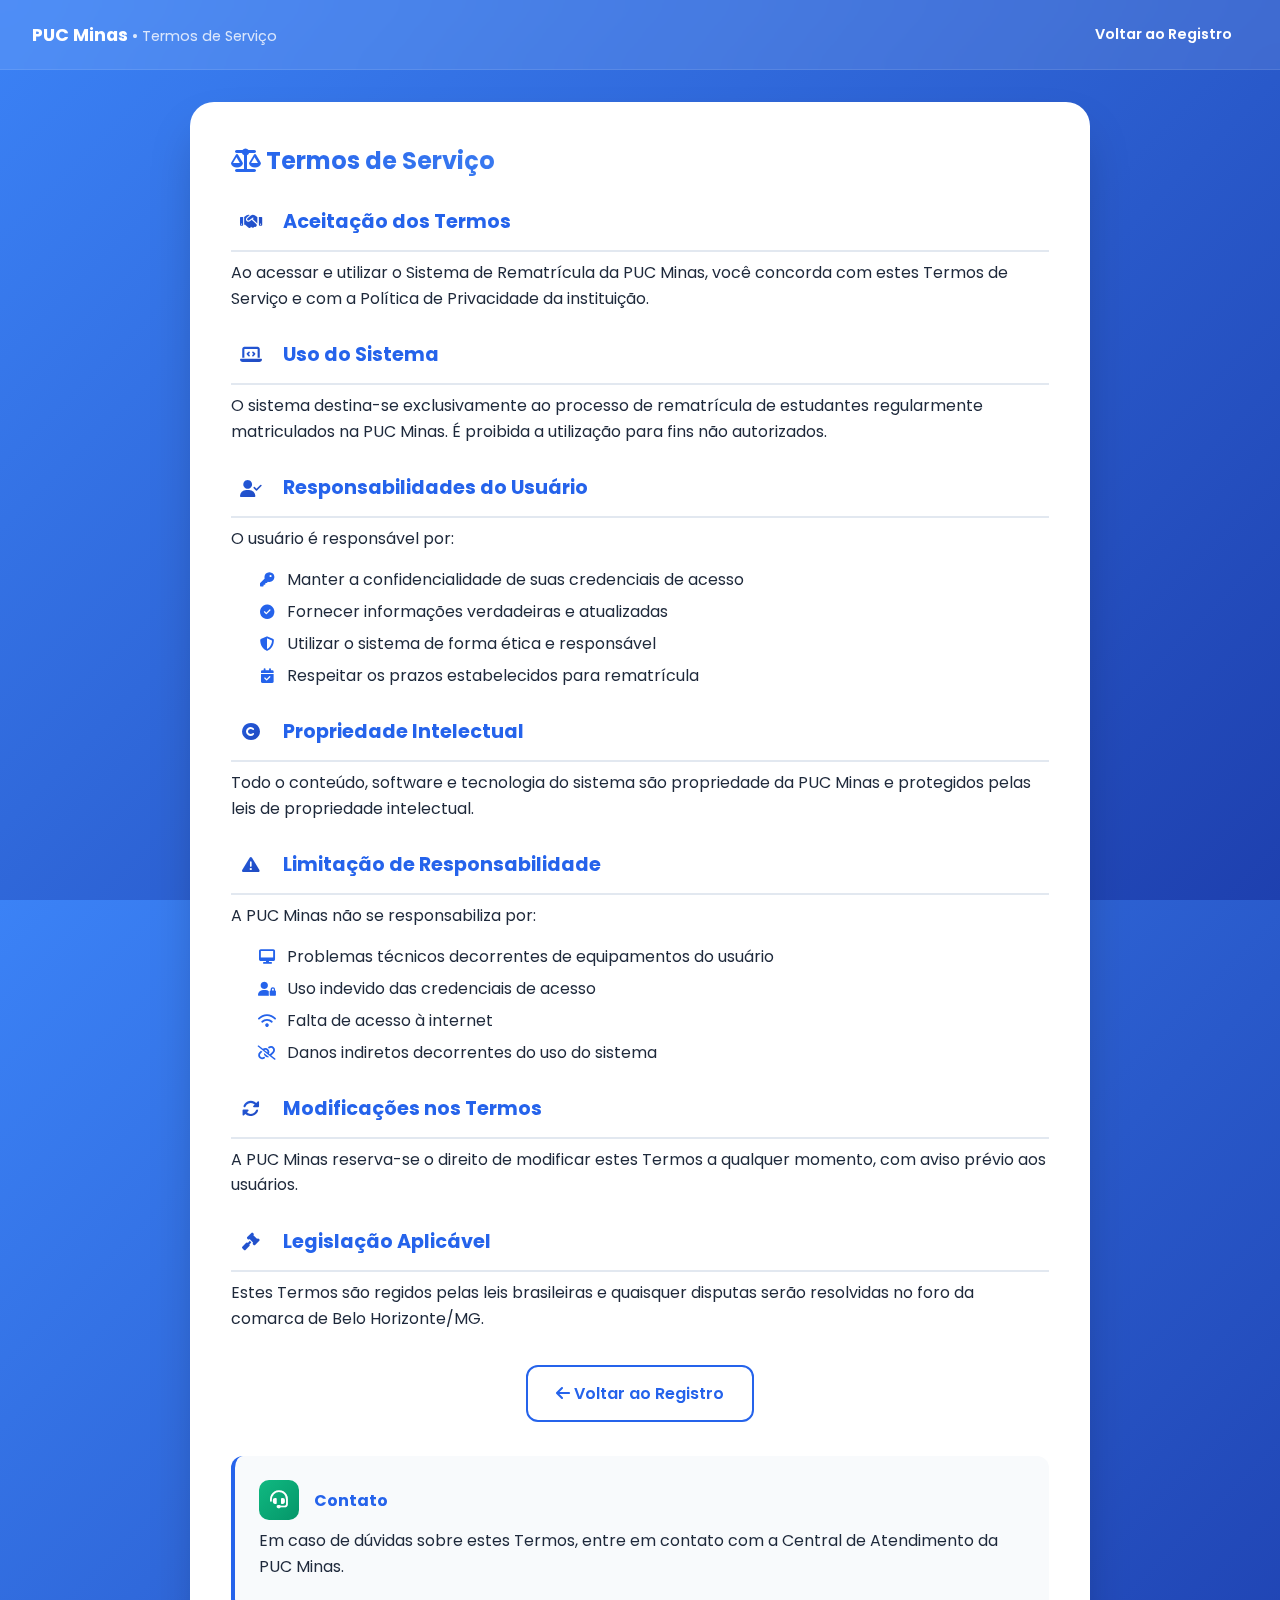
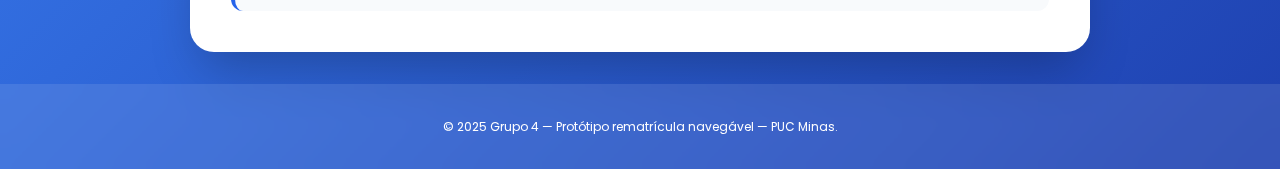
<file: origem/paginas/termos--servicos.html>
<!DOCTYPE html>
<html lang="pt-BR">
  <head>
    <meta charset="utf-8" />
    <meta name="viewport" content="width=device-width,initial-scale=1" />
    <title>Termos de Serviço - PUC Minas</title>
    <link rel="shortcut icon" href="../imagens/pucMinasCanvasLogo.ico" />
    <link
      href="https://fonts.googleapis.com/css2?family=Poppins:wght@400;500;600;700&display=swap"
      rel="stylesheet"
    />
    <link
      rel="stylesheet"
      href="https://cdnjs.cloudflare.com/ajax/libs/font-awesome/6.4.0/css/all.min.css"
    />
    <link rel="stylesheet" href="../estilos/estilo--principal.css" />
    <link rel="stylesheet" href="../estilos/estilo--responsivo.css" />
  </head>

  <body>
    <div class="pagina">
      <header class="barra--superior">
        <div class="marca--sistema">
          PUC Minas <span class="texto--suave">• Termos de Serviço</span>
        </div>
        <nav class="navegacao--superior">
          <a
            href="../../index.html"
            class="link--navegacao"
            id="linkVoltarHeader"
            >Voltar ao Registro</a
          >
        </nav>
      </header>
      <main class="area--central">
        <section class="cartao--container cartao--largo cartao--termos">
          <h2 class="titulo--principal">
            <i class="fas fa-scale-balanced icone--titulo"></i> Termos de
            Serviço
          </h2>
          <div class="conteudo--termos">
            <div class="secao--termo">
              <h3>
                <i class="fas fa-handshake icone--secao"></i> Aceitação dos
                Termos
              </h3>
              <p>
                Ao acessar e utilizar o Sistema de Rematrícula da PUC Minas,
                você concorda com estes Termos de Serviço e com a Política de
                Privacidade da instituição.
              </p>
            </div>
            <div class="secao--termo">
              <h3>
                <i class="fas fa-laptop-code icone--secao"></i> Uso do Sistema
              </h3>
              <p>
                O sistema destina-se exclusivamente ao processo de rematrícula
                de estudantes regularmente matriculados na PUC Minas. É proibida
                a utilização para fins não autorizados.
              </p>
            </div>
            <div class="secao--termo">
              <h3>
                <i class="fas fa-user-check icone--secao"></i> Responsabilidades
                do Usuário
              </h3>
              <p>O usuário é responsável por:</p>
              <ul class="lista--sem-marcadores">
                <li>
                  <i class="fas fa-key icone--lista"></i>Manter a
                  confidencialidade de suas credenciais de acesso
                </li>
                <li>
                  <i class="fas fa-check-circle icone--lista"></i>Fornecer
                  informações verdadeiras e atualizadas
                </li>
                <li>
                  <i class="fas fa-shield-alt icone--lista"></i>Utilizar o
                  sistema de forma ética e responsável
                </li>
                <li>
                  <i class="fas fa-calendar-check icone--lista"></i>Respeitar os
                  prazos estabelecidos para rematrícula
                </li>
              </ul>
            </div>
            <div class="secao--termo">
              <h3>
                <i class="fas fa-copyright icone--secao"></i> Propriedade
                Intelectual
              </h3>
              <p>
                Todo o conteúdo, software e tecnologia do sistema são
                propriedade da PUC Minas e protegidos pelas leis de propriedade
                intelectual.
              </p>
            </div>
            <div class="secao--termo">
              <h3>
                <i class="fas fa-exclamation-triangle icone--secao"></i>
                Limitação de Responsabilidade
              </h3>
              <p>A PUC Minas não se responsabiliza por:</p>
              <ul class="lista--sem-marcadores">
                <li>
                  <i class="fas fa-desktop icone--lista"></i>Problemas técnicos
                  decorrentes de equipamentos do usuário
                </li>
                <li>
                  <i class="fas fa-user-lock icone--lista"></i>Uso indevido das
                  credenciais de acesso
                </li>
                <li>
                  <i class="fas fa-wifi icone--lista"></i>Falta de acesso à
                  internet
                </li>
                <li>
                  <i class="fas fa-chain-broken icone--lista"></i>Danos
                  indiretos decorrentes do uso do sistema
                </li>
              </ul>
            </div>
            <div class="secao--termo">
              <h3>
                <i class="fas fa-sync-alt icone--secao"></i> Modificações nos
                Termos
              </h3>
              <p>
                A PUC Minas reserva-se o direito de modificar estes Termos a
                qualquer momento, com aviso prévio aos usuários.
              </p>
            </div>
            <div class="secao--termo">
              <h3>
                <i class="fas fa-gavel icone--secao"></i> Legislação Aplicável
              </h3>
              <p>
                Estes Termos são regidos pelas leis brasileiras e quaisquer
                disputas serão resolvidas no foro da comarca de Belo
                Horizonte/MG.
              </p>
            </div>
            <div class="acoes--botoes acoes--centrais">
              <a
                href="../../index.html"
                class="botao--principal botao--demonstracao"
                id="botaoVoltarPrincipal"
                ><i class="fas fa-arrow-left"></i> Voltar ao Registro</a
              >
            </div>
            <div class="informacao--contato informacao--destaque">
              <h4><i class="fas fa-headset icone--secao"></i> Contato</h4>
              <p>
                Em caso de dúvidas sobre estes Termos, entre em contato com a
                Central de Atendimento da PUC Minas.
              </p>
            </div>
          </div>
        </section>
      </main>
      <footer class="rodape">
        <small
          >© 2025 Grupo 4 — Protótipo rematrícula navegável — PUC Minas.</small
        >
      </footer>
    </div>
    <script>
      document
        .getElementById("linkVoltarHeader")
        .addEventListener("click", function (e) {
          e.preventDefault();
          localStorage.setItem("aba_ativa_registro", "true");
          window.location.href = "../../index.html";
        });
      document
        .getElementById("botaoVoltarPrincipal")
        .addEventListener("click", function (e) {
          e.preventDefault();
          localStorage.setItem("aba_ativa_registro", "true");
          window.location.href = "../../index.html";
        });
      if (localStorage.getItem("aba_ativa_registro") === "true") {
        localStorage.removeItem("aba_ativa_registro");
      }
    </script>
  </body>
</html>
</file>
<file: origem/estilos/estilo--principal.css>
:root {
  --fundo: linear-gradient(135deg, #3b82f6 0%, #1e40af 100%);
  --branco: #fff;
  --preto: #000;
  --sucesso: #10b981;
  --erro: #ef4444;
  --alerta: #f59e0b;
  --primario: #f8fafc;
  --secundario: #e2e8f0;
  --terciario: #2563eb;
  --quartario: #1e293b;
  --suave: #64748b;
  --sombra: 0 25px 50px -12px rgba(0, 0, 0, 0.25);
  --vidro: rgba(255, 255, 255, 0.1);
  --transicao: all 0.3s cubic-bezier(0.4, 0, 0.2, 1);
}

* {
  box-sizing: border-box;
  margin: 0;
  padding: 0;
}

html,
body {
  height: 100%;
}

body {
  font-family: Poppins, sans-serif;
  background: var(--fundo);
  color: var(--quartario);
  -webkit-font-smoothing: antialiased;
  overflow-x: hidden;
}

.pagina {
  min-height: 100vh;
  display: flex;
  flex-direction: column;
}

.barra--superior {
  display: flex;
  justify-content: space-between;
  align-items: center;
  padding: 1rem 2rem;
  background: var(--vidro);
  backdrop-filter: blur(20px);
  border-bottom: 1px solid rgba(255, 255, 255, 0.1);
  color: var(--branco);
}

.marca--sistema {
  font-weight: 700;
  font-size: clamp(0.9rem, 4vw, 1.1rem);
}

.texto--suave {
  font-weight: 400;
  opacity: 0.8;
  font-size: clamp(0.8rem, 3vw, 0.9rem);
}

.navegacao--superior {
  display: flex;
  gap: 1rem;
  align-items: center;
}

.navegacao--superior .link--navegacao {
  color: var(--branco);
  text-decoration: none;
  font-weight: 600;
  transition: var(--transicao);
  padding: 0.5rem 1rem;
  border-radius: 8px;
  font-size: clamp(0.8rem, 3vw, 0.9rem);
  user-select: none;
}

.navegacao--superior .link--navegacao:hover {
  background: var(--vidro);
}

.botao--principal {
  text-decoration: none;
  background: linear-gradient(135deg, var(--terciario), #1e40af);
  color: var(--branco);
  text-align: center;
  padding: clamp(12px, 3vw, 14px) clamp(20px, 4vw, 28px);
  border-radius: 12px;
  border: none;
  cursor: pointer;
  font-size: clamp(14px, 3vw, 16px);
  font-weight: 600;
  transition: var(--transicao);
  position: relative;
  overflow: hidden;
  user-select: none;
}

.botao--principal::before {
  content: "";
  position: absolute;
  top: 0;
  left: -100%;
  width: 100%;
  height: 100%;
  background: linear-gradient(
    90deg,
    transparent,
    rgba(255, 255, 255, 0.2),
    transparent
  );
  transition: 0.5s;
  user-select: none;
}

.botao--principal:hover::before {
  left: 100%;
  user-select: none;
}

.botao--principal:hover {
  box-shadow: 0 15px 30px rgba(37, 99, 235, 0.4);
  user-select: none;
}

.botao--demonstracao {
  background: transparent;
  color: var(--terciario);
  border: 2px solid var(--terciario);
  margin-block: 2px;
  user-select: none;
}

.botao--demonstracao:hover {
  background: var(--terciario);
  color: var(--branco);
}

.botao--pequeno {
  padding: 8px 16px;
  font-size: 14px;
  user-select: none;
}

.area--central {
  flex: 1;
  display: flex;
  align-items: center;
  justify-content: center;
  padding: clamp(1rem, 3vw, 2rem);
}

.cartao--container {
  background: var(--branco);
  width: 100%;
  max-width: min(880px, 95vw);
  padding: clamp(1.5rem, 4vw, 2.5rem);
  border-radius: 24px;
  box-shadow: var(--sombra);
  backdrop-filter: blur(10px);
  border: 1px solid rgba(255, 255, 255, 0.2);
  margin: 0 auto;
}

.cartao--estreito {
  max-width: min(500px, 95vw);
}

.cartao--largo {
  max-width: min(900px, 95vw);
}

.titulo--principal {
  font-size: 1.5rem;
  background: linear-gradient(135deg, var(--terciario), #60a5fa);
  -webkit-background-clip: text;
  -webkit-text-fill-color: transparent;
  background-clip: text;
}

.texto--destaque {
  color: var(--suave);
  margin-bottom: 2rem;
  line-height: 1.6;
  font-size: clamp(0.9rem, 3vw, 1rem);
}

.container--abas {
  display: flex;
  gap: 0.5rem;
  margin-bottom: 2rem;
  background: var(--primario);
  padding: 0.5rem;
  border-radius: 16px;
}

.aba--unica {
  flex: 1;
  padding: clamp(0.8rem, 3vw, 1rem);
  background: transparent;
  border-radius: 12px;
  border: none;
  font-weight: 500;
  cursor: pointer;
  transition: var(--transicao);
  font-size: clamp(0.9rem, 3vw, 1rem);
}

.aba--unica.aba--ativa {
  background: var(--branco);
  box-shadow: 0 4px 20px rgba(0, 0, 0, 0.1);
  color: var(--terciario);
  transform: scale(1.02);
}

.painel {
  animation: fadeInUp 0.4s ease;
}

.formulario {
  display: block;
}

.formulario .campo--formulario {
  margin-bottom: 1rem;
}

label {
  display: block;
  margin-bottom: 0.5rem;
  font-weight: 600;
  color: var(--quartario);
  font-size: clamp(0.9rem, 3vw, 1rem);
}

input[type="text"],
input[type="email"],
input[type="password"],
.selecao--campo {
  width: 100%;
  padding: clamp(0.8rem, 3vw, 1rem);
  border-radius: 12px;
  border: 2px solid var(--secundario);
  background: var(--branco);
  font-size: clamp(0.9rem, 3vw, 1rem);
  transition: var(--transicao);
  outline: none;
}

input:focus,
.selecao--campo:focus {
  border-color: var(--terciario);
  box-shadow: 0 0 0 3px rgba(37, 99, 235, 0.1);
}

.icone--destaque {
  background: linear-gradient(135deg, var(--terciario), #1e40af);
  color: var(--branco);
  width: 40px;
  height: 40px;
  border-radius: 10px;
  display: inline-flex;
  align-items: center;
  justify-content: center;
  margin-right: 12px;
  margin-block: 0.2rem;
  font-size: 1.1rem;
}

.icone--lista {
  color: var(--terciario);
  font-size: 0.9rem;
  width: 1.5rem;
  display: flex;
  flex-direction: column;
  align-items: center;
}

.cartao--pagamento--azul {
  border-color: var(--terciario);
  background: linear-gradient(135deg, var(--primario), #f0f4ff);
}

.cartao--pagamento--azul:hover {
  border-color: var(--terciario);
  box-shadow: 0 8px 25px rgba(37, 99, 235, 0.15);
}

.lista--discos li {
  display: flex;
  align-items: center;
  gap: 0.5rem;
  margin-bottom: 0.5rem;
  padding: 0.75rem;
  background: var(--primario);
  border-radius: 8px;
  border-left: 4px solid var(--terciario);
}

.estatisticas--resumo p {
  display: flex;
  align-items: center;
  gap: 0.75rem;
  margin-bottom: 0.75rem;
}

.caracteristicas--resumo ul li {
  display: flex;
  align-items: center;
  gap: 0.75rem;
  margin-bottom: 0.5rem;
  margin-left: 0.5rem;
}

.campo--com-icone {
  position: relative;
  margin-bottom: 1rem;
}

.campo--com-icone i:first-child {
  position: absolute;
  left: 1rem;
  top: 50%;
  transform: translateY(-50%);
  color: var(--suave);
  z-index: 2;
  transition: var(--transicao);
  font-size: clamp(0.9rem, 3vw, 1rem);
  background: linear-gradient(135deg, var(--terciario), #1e40af);
  -webkit-background-clip: text;
  -webkit-text-fill-color: transparent;
  background-clip: text;
}

.campo--com-icone input {
  padding-left: clamp(2.5rem, 8vw, 3rem);
  width: 100%;
  font-size: clamp(0.9rem, 3vw, 1rem);
}

.campo--com-icone input::placeholder {
  font-size: clamp(0.8rem, 3vw, 0.9rem);
}

.campo--com-icone input:focus + i {
  color: var(--terciario);
}

.campo--senha {
  position: relative;
}

.campo--senha .alternar--senha {
  position: absolute;
  right: 0.75rem;
  top: 50%;
  transform: translateY(-50%);
  background: none;
  border: none;
  color: var(--suave);
  cursor: pointer;
  transition: var(--transicao);
  width: clamp(40px, 10vw, 50px);
  height: clamp(40px, 10vw, 44px);
  display: flex;
  align-items: center;
  justify-content: center;
  border-radius: 8px;
}

.campo--senha .alternar--senha:hover {
  color: var(--terciario);
}

.campo--senha .fa-eye,
.campo--senha .fa-eye-slash {
  font-size: clamp(0.9rem, 3vw, 1rem);
}

.fa-eye-slash:before {
  content: "\f070";
  margin-left: -1px;
}

.grade--checagem {
  display: grid;
  grid-template-columns: repeat(auto-fit, minmax(250px, 1fr));
  gap: 1rem;
  margin-bottom: 2rem;
}

.item--checagem {
  display: flex;
  align-items: center;
  gap: 1rem;
  padding: 1rem 1.5rem;
  border-radius: 16px;
  border: 2px solid var(--secundario);
  background: var(--primario);
  cursor: pointer;
  transition: var(--transicao);
  user-select: none;
}

.item--checagem:hover {
  border-color: var(--terciario);
  box-shadow: 0 10px 30px rgba(0, 0, 0, 0.1);
}

.item--checagem input:checked + span {
  color: var(--terciario);
  font-weight: 700;
}

.acoes--botoes {
  display: flex;
  gap: 1rem;
  justify-content: center;
  margin-top: 2rem;
  flex-wrap: wrap;
}

.botao--principal[disabled] {
  opacity: 0.6;
  cursor: not-allowed;
  user-select: none;
}

.informacao {
  margin-top: 1rem;
  padding: 1rem;
  border-radius: 12px;
  background: var(--primario);
  color: var(--quartario);
  border: 1px solid var(--primario);
  animation: slideIn 0.3s ease;
}

.informacao--sucesso {
  background: #ecfdf5;
  border-color: #a7f3d0;
  color: var(--sucesso);
}

.informacao--erro {
  background: #fef2f2;
  border-color: #fecaca;
  color: var(--erro);
}

.erro {
  color: var(--erro);
  margin: 1rem 0;
}

.perfil--usuario {
  color: var(--terciario);
  font-weight: 600;
  padding: 0.5rem 1rem;
  background: var(--vidro);
  border-radius: 12px;
  backdrop-filter: blur(10px);
  text-transform: capitalize;
  font-size: clamp(0.8rem, 3vw, 0.9rem);
  text-align: center;
  cursor: default;
  user-select: none;
}

.perfil--usuario--ativo {
  background: var(--primario);
  user-select: none;
}

.lista--discos {
  padding-left: 1.5rem;
  margin: 1rem 0 0 0;
}

.lista--discos li {
  margin-bottom: 0.5rem;
  padding: 0.5rem;
  background: var(--primario);
  border-radius: 8px;
}

.rodape {
  padding: 2rem;
  text-align: center;
  color: var(--branco);
  font-size: clamp(0.8rem, 3vw, 0.9rem);
  background: var(--vidro);
  backdrop-filter: blur(10px);
}

.ajuda {
  margin-top: 2rem;
  padding-top: 1.5rem;
  border-top: 2px dashed var(--secundario);
  text-align: center;
  font-size: clamp(0.8rem, 3vw, 0.9rem);
}

.ajuda i {
  margin-right: 0.5rem;
  color: var(--suave);
}

.acesso--demonstracao {
  text-align: center;
  margin-top: 2rem;
  padding-top: 1.5rem;
  border-top: 2px dashed var(--secundario);
}

.acesso--demonstracao .botao--principal {
  width: 100%;
  display: flex;
  align-items: center;
  justify-content: center;
  gap: 0.75rem;
  padding: 1rem;
  font-size: clamp(0.8rem, 3vw, 0.9rem);
}

.checagem--termos {
  margin: 1.5rem 0;
}

.checagem--termos label {
  display: flex;
  align-items: flex-start;
  gap: 1rem;
  cursor: pointer;
  font-weight: 500;
  margin: 0;
  line-height: 1.4;
  padding: 1rem;
  background: var(--primario);
  border-radius: 12px;
  border: 2px solid var(--secundario);
  transition: var(--transicao);
  user-select: none;
}

.checagem--termos label:hover {
  border-color: var(--terciario);
}

.checagem--termos input[type="checkbox"] {
  display: none;
}

.checagem--termos .checagem--personalizada {
  width: 22px;
  height: 22px;
  border: 2px solid var(--suave);
  border-radius: 6px;
  display: flex;
  align-items: center;
  justify-content: center;
  transition: var(--transicao);
  flex-shrink: 0;
  margin-top: 2px;
}

.checagem--termos .checagem--personalizada i {
  color: transparent;
  font-size: 12px;
  transition: var(--transicao);
}

.checagem--termos input:checked + .checagem--personalizada {
  background: var(--terciario);
  border-color: var(--terciario);
}

.checagem--termos input:checked + .checagem--personalizada i {
  color: var(--branco);
}

.checagem--termos label span:last-child {
  font-size: clamp(0.8rem, 3vw, 0.9rem);
  font-weight: 500;
}

.checagem--termos label span:last-child a {
  color: var(--terciario);
  text-decoration: none;
  font-weight: 600;
  transition: var(--transicao);
}

.checagem--termos label span:last-child a:hover {
  text-decoration: underline;
}

.grade--checagem-disciplinas {
  display: grid;
  grid-template-columns: repeat(auto-fit, minmax(min(280px, 100%), 1fr));
  gap: clamp(0.8rem, 3vw, 1rem);
  margin-bottom: 2rem;
}

.checagem--disciplinas {
  display: flex;
  align-items: flex-start;
  gap: 1rem;
  cursor: pointer;
  font-weight: 500;
  margin: 0;
  line-height: 1.4;
  padding: clamp(0.8rem, 3vw, 1rem);
  background: var(--primario);
  border-radius: 12px;
  border: 2px solid var(--secundario);
  transition: var(--transicao);
  user-select: none;
  font-size: clamp(0.9rem, 3vw, 1rem);
}

.checagem--disciplinas:hover {
  border-color: var(--terciario);
}

.checagem--disciplinas.selecionada {
  border-color: var(--terciario);
  background: var(--secundario);
}

.checagem--disciplinas input[type="checkbox"] {
  display: none;
}

.checagem--disciplinas .checagem--personalizada {
  width: 22px;
  height: 22px;
  border: 2px solid var(--suave);
  border-radius: 6px;
  display: flex;
  align-items: center;
  justify-content: center;
  transition: var(--transicao);
  flex-shrink: 0;
  margin-top: 2px;
}

.checagem--disciplinas .checagem--personalizada i {
  color: transparent;
  font-size: 12px;
  transition: var(--transicao);
}

.checagem--disciplinas input:checked + .checagem--personalizada {
  background: var(--terciario);
  border-color: var(--terciario);
}

.checagem--disciplinas input:checked + .checagem--personalizada i {
  color: var(--branco);
}

.escolhas--selecao {
  position: relative;
}

.escolhas--selecao .selecao--campo {
  -webkit-appearance: none;
  -moz-appearance: none;
  appearance: none;
  font-size: clamp(0.9rem, 3vw, 1rem);
}

.escolhas--selecao::after {
  content: "\f078";
  font-family: "Font Awesome 6 Free";
  font-weight: 900;
  position: absolute;
  right: 1rem;
  top: 50%;
  transform: translateY(-50%);
  color: var(--suave);
  pointer-events: none;
}

.simulador--financeiro {
  animation: fadeInUp 0.6s ease;
  margin: 2rem 0;
  padding: clamp(1.5rem, 4vw, 2rem);
  background: linear-gradient(135deg, var(--primario), #f1f5f9);
  border-radius: 20px;
  border: 2px solid var(--terciario);
  box-shadow: 0 10px 40px rgba(37, 99, 235, 0.1);
}

.simulador--financeiro h3 {
  color: var(--terciario);
  margin-bottom: 1.5rem;
  font-size: clamp(1.1rem, 4vw, 1.3rem);
  text-align: center;
}

.simulador--financeiro h3 i {
  width: 25px;
  height: 25px;
  background: linear-gradient(135deg, var(--terciario), #1e40af);
  background-clip: text;
}

.cartoes--financeiros {
  display: grid;
  grid-template-columns: repeat(auto-fit, minmax(min(180px, 100%), 1fr));
  gap: clamp(1rem, 3vw, 1.5rem);
  margin-bottom: 1.5rem;
}

.cartao--financeiro {
  background: var(--branco);
  padding: clamp(1rem, 3vw, 1.5rem);
  border-radius: 16px;
  text-align: center;
  box-shadow: 0 4px 20px rgba(0, 0, 0, 0.08);
  transition: all 0.4s cubic-bezier(0.34, 1.56, 0.64, 1);
  border: 2px solid transparent;
  display: flex;
  flex-direction: column;
  justify-content: center;
}

.cartao--financeiro:hover {
  transform: translateY(-5px);
  box-shadow: 0 8px 30px rgba(37, 99, 235, 0.15);
}

.cartao--financeiro.ativo {
  border-color: var(--terciario);
  background: linear-gradient(135deg, var(--branco), #f8fafc);
}

.cartao--financeiro .valor {
  font-size: clamp(1.4rem, 5vw, 1.8rem);
  font-weight: 700;
  color: var(--terciario);
  margin: 0.5rem 0;
  transition: all 0.3s ease;
  display: flex;
  flex-direction: column;
}

.cartao--financeiro .rotulo {
  font-size: clamp(0.8rem, 3vw, 0.9rem);
  color: var(--suave);
  font-weight: 500;
  display: flex;
  flex-direction: column;
  gap: 1rem;
  margin-bottom: 1rem;
}

.resumo--financeiro {
  background: linear-gradient(135deg, var(--terciario), #1e40af);
  color: var(--branco);
  padding: clamp(1rem, 3vw, 1.5rem);
  border-radius: 16px;
  text-align: center;
  animation: pulse 2s infinite;
}

.resumo--financeiro .rotulo--total {
  font-size: clamp(0.9rem, 3vw, 1rem);
  opacity: 0.9;
  margin-bottom: 0.5rem;
}

.resumo--financeiro .valor--total {
  font-size: clamp(1.6rem, 5vw, 2rem);
  font-weight: 700;
  margin: 0;
  display: flex;
  flex-direction: column;
}

.resumo--financeiro .periodo {
  font-size: clamp(0.8rem, 3vw, 0.9rem);
  opacity: 0.8;
  margin-top: 0.5rem;
}

.informacao--desconto {
  padding: clamp(1rem, 3vw, 2rem);
  border-radius: 12px;
  margin-top: 1rem;
  text-align: center;
  animation: slideIn 0.5s ease;
  background: var(--primario);
}

.informacao--desconto .valor--desconto {
  font-size: clamp(1rem, 4vw, 1.2rem);
  font-weight: 700;
  color: var(--sucesso);
  margin: 0.25rem 0;
}

.informacao--desconto .texto--desconto {
  font-size: clamp(0.8rem, 3vw, 0.9rem);
  color: var(--suave);
}

.selo--desconto {
  background: linear-gradient(135deg, var(--sucesso), #059669);
  color: var(--branco);
  padding: 4px 8px;
  border-radius: 6px;
  font-size: clamp(0.7rem, 3vw, 0.8rem);
  font-weight: 600;
  width: min(50%, 120px);
  margin-inline: auto;
  animation: pulse 2s infinite;
}

.preco--original {
  text-decoration: line-through;
  color: var(--erro);
  font-size: clamp(0.8rem, 3vw, 0.9rem);
}

.conteudo--termos h3 {
  color: var(--terciario);
  margin: 1.5rem 0 0.5rem 0;
  font-size: clamp(1.1rem, 4vw, 1.2rem);
  border-bottom: 2px solid var(--secundario);
  padding-bottom: 0.5rem;
}

.conteudo--termos h3 i {
  margin-right: 0.5rem;
  background: linear-gradient(135deg, var(--terciario), #1e40af);
  -webkit-background-clip: text;
  -webkit-text-fill-color: transparent;
  background-clip: text;
}

.conteudo--termos p {
  margin-bottom: 1rem;
  line-height: 1.6;
  font-size: clamp(0.9rem, 3vw, 1rem);
}

.conteudo--termos ul {
  margin: 0.5rem 0 1rem 1.5rem;
}

.conteudo--termos li {
  margin-bottom: 0.5rem;
  line-height: 1.5;
  font-size: clamp(0.9rem, 3vw, 1rem);
}

.informacao--contato {
  background: var(--primario);
  padding: 1.5rem;
  border-radius: 12px;
  margin-top: 2rem;
  border-left: 4px solid var(--terciario);
}

.informacao--contato h4 {
  color: var(--terciario);
  margin-bottom: 0.5rem;
}

.repositorio--mensagens {
  position: fixed;
  top: 20px;
  right: 20px;
  z-index: 1000;
}

.mensagem--item {
  background: var(--branco);
  padding: clamp(0.8rem, 3vw, 1rem) clamp(1rem, 4vw, 1.5rem);
  border-radius: 20px;
  box-shadow: var(--sombra);
  border-left: 6px solid var(--terciario);
  margin-bottom: 1rem;
  animation: mensagemEntrada 0.5s cubic-bezier(0.34, 1.56, 0.64, 1);
  display: flex;
  align-items: center;
  gap: 1rem;
  width: min(350px, 90vw);
  min-height: auto;
  transform-origin: right center;
}

.mensagem--sucesso {
  border-left-color: var(--sucesso);
  background: #ecfdf5;
}

.mensagem--erro {
  border-left-color: var(--erro);
  background: #fef2f2;
}

.mensagem--alerta {
  border-left-color: var(--alerta);
  background: #fffbeb;
}

.mensagem--item i {
  font-size: clamp(1.1rem, 4vw, 1.3rem);
}

.mensagem--sucesso i {
  color: var(--sucesso);
}

.mensagem--erro i {
  color: var(--erro);
}

.mensagem--alerta i {
  color: var(--alerta);
}

.conteudo--mensagem {
  flex: 1;
  font-weight: 500;
  font-size: clamp(0.9rem, 3vw, 1rem);
}

.fechar--mensagem {
  background: none;
  border: none;
  color: var(--suave);
  cursor: pointer;
  padding: 0.5rem;
  border-radius: 50%;
  transition: var(--transicao);
  width: 32px;
  height: 32px;
  display: flex;
  align-items: center;
  justify-content: center;
}

.fechar--mensagem i {
  margin-bottom: -3px;
}

.fechar--mensagem:hover {
  color: var(--erro);
  background: var(--secundario);
}

.repositorio--status {
  text-align: center;
  padding: 2rem;
}

.alerta--status {
  background: linear-gradient(135deg, #fed7aa, #fb923c);
  color: #7c2d12;
  border-radius: 20px;
  padding: 3rem;
  margin-bottom: 2rem;
  border: 3px solid #dc2626;
}

.alerta--status h1 {
  color: #7c2d12;
  margin-bottom: 1rem;
  font-size: 2rem;
}

.alerta--status p {
  color: #7c2d12;
}

.alerta--status .texto--suave {
  color: #9a3412;
}

.alerta--status i {
  font-size: 4rem;
  color: #7c2d12;
  margin-bottom: 1rem;
}

.grade--opcoes {
  display: grid;
  grid-template-columns: repeat(2, 1fr);
  gap: 1.5rem;
  margin: 2rem 0;
}

.cartao--opcao {
  background: var(--branco);
  padding: 2rem;
  border-radius: 16px;
  box-shadow: var(--sombra);
  border: 2px solid var(--secundario);
  transition: var(--transicao);
  text-align: left;
}

.cartao--opcao:hover {
  transform: translateY(-5px);
  border-color: var(--terciario);
}

.cartao--opcao h3 {
  color: var(--terciario);
  margin-bottom: 1rem;
  display: flex;
  align-items: center;
  gap: 0.5rem;
}

.cartao--opcao--completo {
  grid-column: 1/-1;
}

.grupo--botoes {
  display: flex;
  gap: 1rem;
  margin-top: 1.5rem;
  flex-wrap: wrap;
}

.grupo--formulario {
  margin-bottom: 1.5rem;
  text-align: left;
}

.grupo--formulario label {
  display: block;
  margin-bottom: 0.5rem;
  font-weight: 600;
  color: var(--quartario);
}

.grupo--formulario textarea,
.grupo--formulario input,
.grupo--formulario .selecao--campo {
  width: 100%;
  padding: 1rem;
  border-radius: 12px;
  border: 2px solid var(--secundario);
  font-family: inherit;
  resize: vertical;
  min-height: 100px;
}

.area--enviar-arquivo {
  margin-bottom: 1rem;
}

.enviar--arquivo {
  border: 2px dashed var(--secundario);
  border-radius: 12px;
  padding: 2rem;
  text-align: center;
  cursor: pointer;
  transition: var(--transicao);
}

.enviar--arquivo:hover {
  border-color: var(--terciario);
}

.enviar--arquivo i {
  font-size: 2rem;
  color: var(--suave);
  margin-bottom: 1rem;
}

.arquivos--enviados {
  margin-top: 1rem;
}

.arquivo--enviado {
  display: flex;
  align-items: center;
  justify-content: space-between;
  padding: 1rem;
  background: var(--primario);
  border-radius: 12px;
  margin-bottom: 0.75rem;
  border: 1px solid var(--secundario);
  transition: var(--transicao);
}

.arquivo--enviado:hover {
  background: var(--branco);
  border-color: var(--terciario);
}

.informacao--arquivo {
  display: flex;
  align-items: center;
  gap: 1rem;
  flex: 1;
}

.informacao--arquivo i {
  color: var(--terciario);
  font-size: 1.2rem;
}

.detalhes--arquivo {
  flex: 1;
}

.nome--arquivo {
  font-weight: 600;
  color: var(--quartario);
  margin-bottom: 0.25rem;
}

.tamanho--arquivo {
  font-size: 0.8rem;
  color: var(--suave);
}

.remover--arquivo {
  background: none;
  border: none;
  color: var(--erro);
  cursor: pointer;
  padding: 0.5rem;
  border-radius: 6px;
  transition: var(--transicao);
}

.remover--arquivo:hover {
  background: var(--erro);
  color: var(--branco);
}

.lista--espera {
  background: linear-gradient(135deg, #ecfdf5, #10b981);
  border-radius: 12px;
  padding: 1.5rem;
  margin: 1rem 0;
  text-align: center;
}

.lista--espera p {
  margin-bottom: 0.75rem;
}

.lista--modalidades li {
  display: flex;
  align-items: center;
  gap: 1rem;
  margin-bottom: 1rem;
  padding: 1rem;
  background: var(--primario);
  border-radius: 12px;
  border-left: 4px solid var(--terciario);
  transition: var(--transicao);
}

.lista--modalidades li:hover {
  background: var(--secundario);
  transform: translateX(5px);
}

.icone--modalidade {
  background: linear-gradient(135deg, var(--terciario), #1e40af);
  color: var(--branco);
  width: 45px;
  height: 45px;
  border-radius: 10px;
  display: flex;
  align-items: center;
  justify-content: center;
  font-size: 1.2rem;
  flex-shrink: 0;
}

.icone--secao {
  background: linear-gradient(135deg, var(--sucesso), #059669);
  color: var(--branco);
  width: 40px;
  height: 40px;
  border-radius: 10px;
  display: inline-flex;
  align-items: center;
  justify-content: center;
  margin-right: 12px;
  font-size: 1.1rem;
}

.informacao--contato p {
  margin-bottom: 0.5rem;
}

.selo--prioridade {
  background: var(--terciario);
  color: var(--branco);
  padding: 0.25rem 0.75rem;
  border-radius: 20px;
  font-size: 0.8rem;
  font-weight: 600;
  display: inline-block;
  margin: 4px 0;
}

.lista--sem-marcadores {
  list-style: none;
  padding-left: 0;
}

.lista--sem-marcadores li {
  margin-bottom: 0.5rem;
  display: flex;
  align-items: center;
  gap: 0.5rem;
}

.grade--resumo {
  display: grid;
  grid-template-columns: repeat(2, 1fr);
  gap: 1.5rem;
  margin: 2rem 0;
}

.cartao--resumo {
  background: var(--branco);
  padding: 2rem;
  border-radius: 16px;
  box-shadow: var(--sombra);
  border: 2px solid var(--secundario);
  transition: var(--transicao);
  text-align: left;
}

.cartao--resumo:hover {
  transform: translateY(-5px);
  border-color: var(--terciario);
}

.cartao--resumo h3 {
  color: var(--terciario);
  margin-bottom: 1.5rem;
  display: flex;
  align-items: center;
  gap: 0.5rem;
  font-size: 1.2rem;
}

.estatisticas--resumo {
  margin-top: 1.5rem;
  padding-top: 1rem;
  border-top: 2px dashed var(--secundario);
}

.estatisticas--resumo p {
  margin-bottom: 0.5rem;
  display: flex;
  align-items: center;
  gap: 0.5rem;
}

.caracteristicas--resumo {
  margin-top: 1.5rem;
  padding-top: 1rem;
  border-top: 2px dashed var(--secundario);
}

.caracteristicas--resumo ul {
  list-style: none;
  padding-left: 0;
  margin-top: 0.5rem;
}

.caracteristicas--resumo li {
  display: flex;
  align-items: center;
  gap: 0.5rem;
  margin-bottom: 0.5rem;
  font-size: 0.9rem;
}

.principal--financeiro {
  margin: 2rem 0;
  text-align: center;
}

.valor--financeiro {
  padding: 2rem;
  border-radius: 16px;
  background: linear-gradient(135deg, var(--primario), #f1f5f9);
  border: 2px solid var(--secundario);
}

.valor--financeiro.desconto-aplicado {
  background: linear-gradient(135deg, #ecfdf5, #a7f3d0);
  border-color: var(--sucesso);
}

.valor--original {
  font-size: 1.4rem;
  color: var(--suave);
  text-decoration: line-through;
  margin-bottom: 0.5rem;
}

.valor--final {
  font-size: 2.5rem;
  font-weight: 700;
  color: var(--terciario);
  margin-bottom: 0.5rem;
}

.valor--final.unico {
  font-size: 2.5rem;
}

.rotulo--valor {
  font-size: 1rem;
  color: var(--suave);
  font-weight: 500;
}

.cartoes--pagamento {
  display: grid;
  grid-template-columns: repeat(auto-fit, minmax(200px, 1fr));
  gap: 1rem;
  margin: 2rem 0;
}

.cartao--pagamento {
  display: flex;
  align-items: center;
  gap: 1rem;
  padding: 1.5rem;
  background: var(--branco);
  border-radius: 12px;
  border: 2px solid var(--secundario);
  transition: var(--transicao);
  cursor: default;
}

.cartao--pagamento:hover {
  transform: translateY(-3px);
  border-color: var(--terciario);
  box-shadow: 0 8px 25px rgba(0, 0, 0, 0.1);
}

.icone--pagamento {
  width: 50px;
  height: 50px;
  display: flex;
  align-items: center;
  justify-content: center;
  background: linear-gradient(135deg, var(--terciario), #1e40af);
  color: var(--branco);
  border-radius: 10px;
  font-size: 1.5rem;
}

.informacao--pagamento {
  flex: 1;
}

.titulo--pagamento {
  font-weight: 600;
  color: var(--quartario);
  margin-bottom: 0.25rem;
}

.descricao--pagamento {
  font-size: 0.8rem;
  color: var(--suave);
}

.opcoes--financiamento {
  margin: 2rem 0;
  padding-top: 2rem;
  border-top: 2px dashed var(--secundario);
}

.opcoes--financiamento h4 {
  color: var(--terciario);
  margin-bottom: 1.5rem;
  display: flex;
  align-items: center;
  gap: 0.5rem;
  font-size: 1.2rem;
}

.cartoes--financiamento {
  display: grid;
  grid-template-columns: repeat(auto-fit, minmax(250px, 1fr));
  gap: 1rem;
}

.cartao--financiamento {
  display: flex;
  align-items: flex-start;
  gap: 1rem;
  padding: 1.5rem;
  background: var(--branco);
  border-radius: 12px;
  border: 2px solid var(--secundario);
  transition: var(--transicao);
  cursor: default;
}

.cartao--financiamento:hover {
  transform: translateY(-3px);
  border-color: var(--terciario);
  box-shadow: 0 8px 25px rgba(0, 0, 0, 0.1);
}

.icone--financiamento {
  width: 50px;
  height: 50px;
  display: flex;
  align-items: center;
  justify-content: center;
  background: linear-gradient(135deg, var(--sucesso), #059669);
  color: var(--branco);
  border-radius: 10px;
  font-size: 1.3rem;
  flex-shrink: 0;
}

.informacao--financiamento {
  flex: 1;
}

.titulo--financiamento {
  font-weight: 700;
  color: var(--quartario);
  margin-bottom: 0.5rem;
  font-size: 1.1rem;
}

.descricao--financiamento {
  font-size: 0.9rem;
  color: var(--suave);
  margin-bottom: 0.5rem;
}

.detalhes--financiamento {
  font-size: 0.8rem;
  color: var(--terciario);
  font-weight: 600;
  padding: 0.5rem;
  background: var(--primario);
  border-radius: 6px;
  border-left: 3px solid var(--terciario);
}

.informacao--prazo {
  display: flex;
  align-items: center;
  justify-content: center;
  gap: 0.75rem;
  padding: 1.5rem;
  background: linear-gradient(135deg, var(--sucesso), #059669);
  color: var(--branco);
  border-radius: 12px;
  text-align: center;
  margin-top: 1.5rem;
  user-select: none;
}

.informacao--prazo i {
  font-size: 1.5rem;
}

.informacao--prazo span {
  font-size: 1rem;
  font-weight: 500;
}
</file>
<file: origem/estilos/estilo--responsivo.css>
@keyframes slideDown {
  from {
    transform: translateY(-100%);
    opacity: 0;
  }

  to {
    transform: translateY(0);
    opacity: 1;
  }
}

@keyframes fadeIn {
  from {
    opacity: 0;
    transform: scale(0.95);
  }

  to {
    opacity: 1;
    transform: scale(1);
  }
}

@keyframes cardSlide {
  from {
    opacity: 0;
    transform: translateY(30px);
  }

  to {
    opacity: 1;
    transform: translateY(0);
  }
}

@keyframes fadeInUp {
  from {
    opacity: 0;
    transform: translateY(10px);
  }

  to {
    opacity: 1;
    transform: translateY(0);
  }
}

@keyframes slideIn {
  from {
    opacity: 0;
    transform: translateX(-10px);
  }

  to {
    opacity: 1;
    transform: translateX(0);
  }
}

@keyframes pulse {
  0% {
    box-shadow: 0 0 0 0 rgba(37, 99, 235, 0.4);
  }

  70% {
    box-shadow: 0 0 0 10px rgba(37, 99, 235, 0);
  }

  100% {
    box-shadow: 0 0 0 0 rgba(37, 99, 235, 0);
  }
}

@keyframes bounce {
  0%,
  20%,
  53%,
  80%,
  100% {
    transform: translateY(0);
  }

  40%,
  43% {
    transform: translateY(-8px);
  }
}

@keyframes mensagemEntrada {
  0% {
    transform: translateX(100%) scale(0.8);
    opacity: 0;
  }

  60% {
    transform: translateX(-10px) scale(1.02);
  }

  100% {
    transform: translateX(0) scale(1);
    opacity: 1;
  }
}

@keyframes mensagemSaida {
  0% {
    transform: translateX(0) scale(1);
    opacity: 1;
  }

  30% {
    transform: translateX(-15px) scale(1.02);
  }

  100% {
    transform: translateX(100%) scale(0.8);
    opacity: 0;
  }
}

@media (max-width: 768px) {
  .navegacao--superior {
    flex-direction: column;
    gap: 0.5rem;
    width: 100%;
  }

  .barra--superior {
    flex-direction: column;
    gap: 1rem;
    text-align: center;
    padding: 1rem;
  }

  .container--abas {
    flex-direction: column;
  }

  .grade--checagem {
    grid-template-columns: 1fr;
  }

  .cartao--container {
    padding: 1.5rem;
    margin: 1rem;
  }

  .acoes--botoes {
    flex-direction: column;
  }

  .grade--checagem-disciplinas {
    grid-template-columns: 1fr;
  }

  .cartoes--financeiros {
    grid-template-columns: 1fr;
    gap: 1rem;
  }

  .grade--resumo {
    grid-template-columns: 1fr;
  }

  .cartao--resumo {
    padding: 1.5rem;
  }

  .principal--financeiro {
    margin: 1rem 0;
  }

  .valor--financeiro {
    padding: 1.5rem;
  }

  .valor--final {
    font-size: 2rem;
  }

  .valor--final.unico {
    font-size: 2rem;
  }

  .cartoes--pagamento {
    grid-template-columns: repeat(2, 1fr);
  }

  .cartao--pagamento {
    padding: 1rem;
  }

  .cartoes--financiamento {
    grid-template-columns: repeat(2, 1fr);
  }

  .cartao--financiamento {
    padding: 1.2rem;
    flex-direction: column;
    text-align: center;
  }

  .icone--financiamento {
    margin: 0 auto;
  }

  .informacao--prazo {
    padding: 1rem;
    flex-direction: column;
    gap: 0.5rem;
  }

  .repositorio--mensagens {
    left: 20px;
    right: 20px;
    top: 10px;
  }

  .mensagem--item {
    width: auto;
    min-width: auto;
  }

  .grade--opcoes {
    grid-template-columns: 1fr;
  }

  .grupo--botoes {
    flex-direction: column;
  }
}

@media (max-width: 480px) {
  .area--central {
    padding: 0.5rem;
  }

  .cartao--container {
    padding: 1rem;
    border-radius: 16px;
  }

  .simulador--financeiro {
    padding: 1rem;
    margin: 1rem 0;
  }

  .checagem--disciplinas {
    padding: 0.8rem;
  }

  .campo--com-icone input {
    padding-left: 2.5rem;
  }

  .campo--com-icone i:first-child {
    left: 0.8rem;
  }

  .repositorio--status {
    padding: 1rem;
  }

  .alerta--status {
    padding: 1.5rem;
  }

  .cartao--opcao {
    padding: 1.5rem;
  }

  .enviar--arquivo {
    padding: 1.5rem;
  }

  .arquivo--enviado {
    padding: 0.8rem;
  }

  .cartoes--pagamento {
    grid-template-columns: 1fr;
  }

  .cartoes--financiamento {
    grid-template-columns: 1fr;
  }

  .valor--final {
    font-size: 1.8rem;
  }

  .valor--final.unico {
    font-size: 1.8rem;
  }
}

@media (max-width: 768px) {
  .cartoes--pagamento[style*="grid-template-columns:repeat(2,1fr)"] {
    grid-template-columns: 1fr !important;
  }

  .cartoes--financiamento[style*="grid-template-columns:repeat(2,1fr)"] {
    grid-template-columns: 1fr !important;
  }

  .cartao--financiamento[style*="grid-column:1/-1"] {
    grid-column: 1 !important;
  }

  .icone--destaque {
    width: 35px;
    height: 35px;
    font-size: 1rem;
    margin-right: 8px;
  }

  .lista--discos {
    padding: 0;
  }

  .lista--discos li {
    flex-direction: column;
    align-items: flex-start;
    gap: 0.5rem;
  }

  .estatisticas--resumo p {
    flex-direction: column;
    align-items: flex-start;
    gap: 0.25rem;
  }

  .caracteristicas--resumo ul li {
    flex-direction: column;
    align-items: flex-center;
    gap: 0.25rem;
  }

  .valor--final {
    font-size: 2rem !important;
  }

  .valor--final.unico {
    font-size: 2rem !important;
  }

  .principal--financeiro {
    margin: 1rem 0;
  }

  .cartao--pagamento--azul {
    padding: 1rem;
  }

  .informacao--pagamento {
    min-width: 0;
  }
}

@media (max-width: 480px) {
  .cartoes--pagamento[style*="grid-template-columns:repeat(2,1fr)"] {
    grid-template-columns: 1fr !important;
  }

  .cartoes--financiamento[style*="grid-template-columns:repeat(2,1fr)"] {
    grid-template-columns: 1fr !important;
  }

  .icone--destaque {
    width: 30px;
    height: 30px;
    font-size: 0.9rem;
    margin-right: 6px;
  }

  .cartao--opcao {
    padding: 1rem;
  }

  .grade--opcoes {
    gap: 1rem;
  }

  .valor--final {
    font-size: 1.8rem !important;
  }

  .valor--final.unico {
    font-size: 1.8rem !important;
  }

  .valor--original {
    font-size: 1.1rem;
  }

  .cartao--pagamento--azul {
    flex-direction: column;
    text-align: center;
    gap: 0.75rem;
  }

  .icone--pagamento {
    margin: 0 auto;
  }

  .informacao--prazo {
    flex-direction: column;
    gap: 0.5rem;
    padding: 1rem;
  }

  .informacao--prazo i {
    font-size: 1.2rem;
  }

  .informacao--prazo span {
    font-size: 0.9rem;
  }
}

@media (max-width: 768px) {
  .icone--titulo {
    width: auto;
    height: auto;
    font-size: 1.2rem;
  }

  .icone--secao {
    width: 45px;
    font-size: 1rem;
    margin-right: 10px;
  }

  .cartao--termos .conteudo--termos h3 {
    flex-direction: column;
    align-items: flex-start;
    gap: 0.5rem;
    font-size: 1.2rem;
  }

  .secao--termo {
    margin-bottom: 2rem;
    padding-bottom: 1.5rem;
  }

  .lista--termos li {
    flex-direction: column;
    align-items: flex-start;
    gap: 0.5rem;
    text-align: left;
  }

  .acoes--centrais {
    flex-direction: column;
    align-items: stretch;
    margin: 2rem 0 1.5rem 0;
  }
}

@media (max-width: 480px) {
  .icone--titulo {
    width: auto;
    height: auto;
    font-size: 1.1rem;
    margin-right: 10px;
  }

  .icone--secao {
    font-size: 1.1rem;
  }

  .lista--sem-marcadores li i {
    width: 1.8rem !important;
  }

  .cartao--termos .conteudo--termos h3 {
    font-size: 1.1rem;
  }

  .cartao--termos .conteudo--termos h3 i {
    width: auto;
    height: auto;
    margin: auto;
    padding: auto;
  }

  .secao--termo {
    margin-bottom: 1.5rem;
    padding-bottom: 1rem;
  }

  .lista--termos li {
    padding: 0.5rem;
    font-size: 0.9rem;
  }

  .conteudo--termos p {
    font-size: 0.9rem;
    line-height: 1.5;
  }

  .informacao--destaque {
    padding: 1rem;
  }

  .informacao--contato ul li {
    display: flex;
    flex-direction: column;
    gap: .5rem;
  }
}
</file>
<file: assets/css/style.css>
:root {
  --bg: #f4f6fa;
  --white: #ffffff;
  --black: #000000;
  --ok: #1f9d55;
  --nok: #d9534f;
  --primary: #eaf1fb;
  --secondary: #e6f4ff;
  --tertiary: #415a77;
  --quartary: #1b263b;
  --muted: #6b7280;
  --shadow: 0 6px 18px rgba(2, 6, 23, 0.08);
  --opacity: rgba(255, 255, 255, 0.05);
}

* {
  box-sizing: border-box;
}
html,
body {
  height: 100%;
}
body {
  margin: 0;
  font-family: "Inter", system-ui, -apple-system, "Segoe UI", Roboto,
    "Helvetica Neue", Arial;
  background: var(--bg);
  color: var(--quartary);
  -webkit-font-smoothing: antialiased;
  -moz-osx-font-smoothing: grayscale;
}

/* CABEÇALHO */
.topbar {
  display: flex;
  justify-content: space-between;
  align-items: center;
  padding: 18px 28px;
  background: linear-gradient(90deg, var(--tertiary), var(--quartary));
  color: var(--white);
}
.brand {
  font-weight: 700;
  font-size: 1.05rem;
}
.muted {
  font-weight: 400;
  opacity: 0.9;
  margin-left: 8px;
  font-size: 0.9rem;
}
.topnav {
  display: flex;
  gap: 12px;
  align-items: center;
}
.topnav .navlink {
  color: var(--white);
  text-decoration: none;
  font-weight: 600;
  margin-right: 8px;
}
.btn {
  text-decoration: none;
  background: var(--quartary);
  color: var(--white);
  text-align: center;
  padding: 10px 14px;
  border-radius: 8px;
  border: none;
  cursor: pointer;
  font-size: 16px;
  font-weight: 600;
  margin-bottom: 10px;
}
.btn:hover {
  background: var(--tertiary);
  transition: background 0.2s ease, color 0.2s ease;
}
.btn--ghost {
  background: transparent;
  color: var(--white);
  border: 1px solid var(--opacity);
  margin-block: 2px;
  padding: 8px 12px;
  border-radius: 8px;
}
.btn--ghost:hover {
  background: var(--opacity);
}

.copyable {
  background: var(--secondary);
  color: var(--quartary);
  font-weight: 600;
  padding: 2px 6px;
  border-radius: 6px;
  cursor: pointer;
  transition: background 0.2s ease, color 0.2s ease;
}
.copyable:hover {
  background: var(--primary);
  color: var(--quartary);
}
.copy-msg {
  display: block;
  margin-top: 6px;
  color: var(--ok);
  font-weight: 600;
  font-size: 0.9rem;
}

.page {
  min-height: 100vh;
  display: flex;
  flex-direction: column;
}
.center-area {
  flex: 1;
  display: flex;
  align-items: center;
  justify-content: center;
  padding: 40px 20px;
}

.card {
  background: var(--white);
  width: 100%;
  max-width: 880px;
  padding: 26px;
  border-radius: 12px;
  box-shadow: var(--shadow);
}
.card--narrow {
  max-width: 520px;
}
.card--wide {
  max-width: 980px;
}
.confirm-card {
  text-align: left;
}

h2 {
  margin: 0 0 8px 0;
  font-size: 1.25rem;
}
.lead {
  color: var(--muted);
  margin-top: 0;
  margin-bottom: 14px;
}

.tab-card .tabs {
  display: flex;
  gap: 8px;
  margin-bottom: 14px;
}
.tab {
  flex: 1;
  padding: 10px 12px;
  background: var(--bg);
  border-radius: 8px;
  border: none;
  font-weight: 600;
  cursor: pointer;
}
.tab.active {
  background: linear-gradient(90deg, var(--primary), var(--secondary));
  color: var(--quartary);
  box-shadow: 0 4px 12px var(--shadow);
}

/* FORMULÁRIO */
.form {
  display: block;
}
.form .field {
  margin-bottom: 12px;
}
label {
  display: block;
  margin-bottom: 6px;
  font-weight: 600;
  color: var(--quartary);
}
input[type="text"],
input[type="email"],
input[type="password"],
select {
  width: 100%;
  padding: 12px;
  margin-bottom: 10px;
  border-radius: 8px;
  border: 1px solid var(--primary);
  background: var(--white);
  font-size: 0.95rem;
  outline: none;
}

/* CHECKBOX DAS DISCIPLINAS */
.checkbox-grid {
  display: grid;
  grid-template-columns: repeat(auto-fit, minmax(220px, 1fr));
  gap: 12px;
  margin-bottom: 14px;
}
.checkItem {
  display: flex;
  align-items: center;
  gap: 12px;
  padding: 10px 12px;
  border-radius: 8px;
  border: 1px solid var(--secondary);
  background: var(--primary);
  cursor: pointer;
  transition: all 0.15s ease;
  user-select: none;
}
.checkItem input[type="checkbox"] {
  width: 18px;
  height: 18px;
  accent-color: var(--quartary);
  margin: 0;
  flex: 0 0 auto;
}
.checkItem span {
  font-weight: 600;
  color: var(--quartary);
}

/* CHECKBOX HOVER */
.checkItem:hover {
  transform: translateY(-2px);
  box-shadow: 0 6px 14px var(--shadow);
}

.actions {
  display: flex;
  gap: 12px;
  justify-content: center;
  margin-top: 10px;
}
.btn[disabled] {
  opacity: 0.6;
  cursor: not-allowed;
}

/* MENSAGENS RÁPIDAS */
.info {
  margin-top: 12px;
  padding: 10px;
  border-radius: 8px;
  background: var(--primary);
  color: var(--quartary);
  border: 1px solid var(--primary);
}
.info--ok {
  background: #e6f6ef;
  border-color: #c8eed9;
  color: var(--ok);
}
.info--err {
  background: #fff0f0;
  border-color: #ffd6d6;
  color: var(--nok);
}
.error {
  color: var(--nok);
  margin-top: 5px;
  margin-bottom: 15px;
}

.userBadge {
  color: var(--white);
  font-weight: 600;
  margin-right: 10px;
  padding: 6px 10px;
  background: var(--shadow);
  border-radius: 8px;
}
.userBadge--active {
  background: var(--opacity);
}

/* CONFIRMAÇÃO */
.disc-list {
  padding-left: 18px;
  margin: 6px 0 0 0;
}
.disc-list li {
  margin-bottom: 6px;
}

/* RODAPÉ */
.footer {
  padding: 18px 28px;
  text-align: center;
  color: var(--muted);
  font-size: 0.9rem;
}

/* RESPONSIVIDADE */
@media (max-width: 640px) {
  #userBadge {
    display: none;
  }
  .checkbox-grid {
    grid-template-columns: 1fr;
  }
  .topbar {
    display: flex;
    gap: 10px;
    align-items: center;
    padding: 16px;
  }
  .topnav {
    align-self: flex-end;
  }
  .card {
    padding: 18px;
  }
}
</file>
